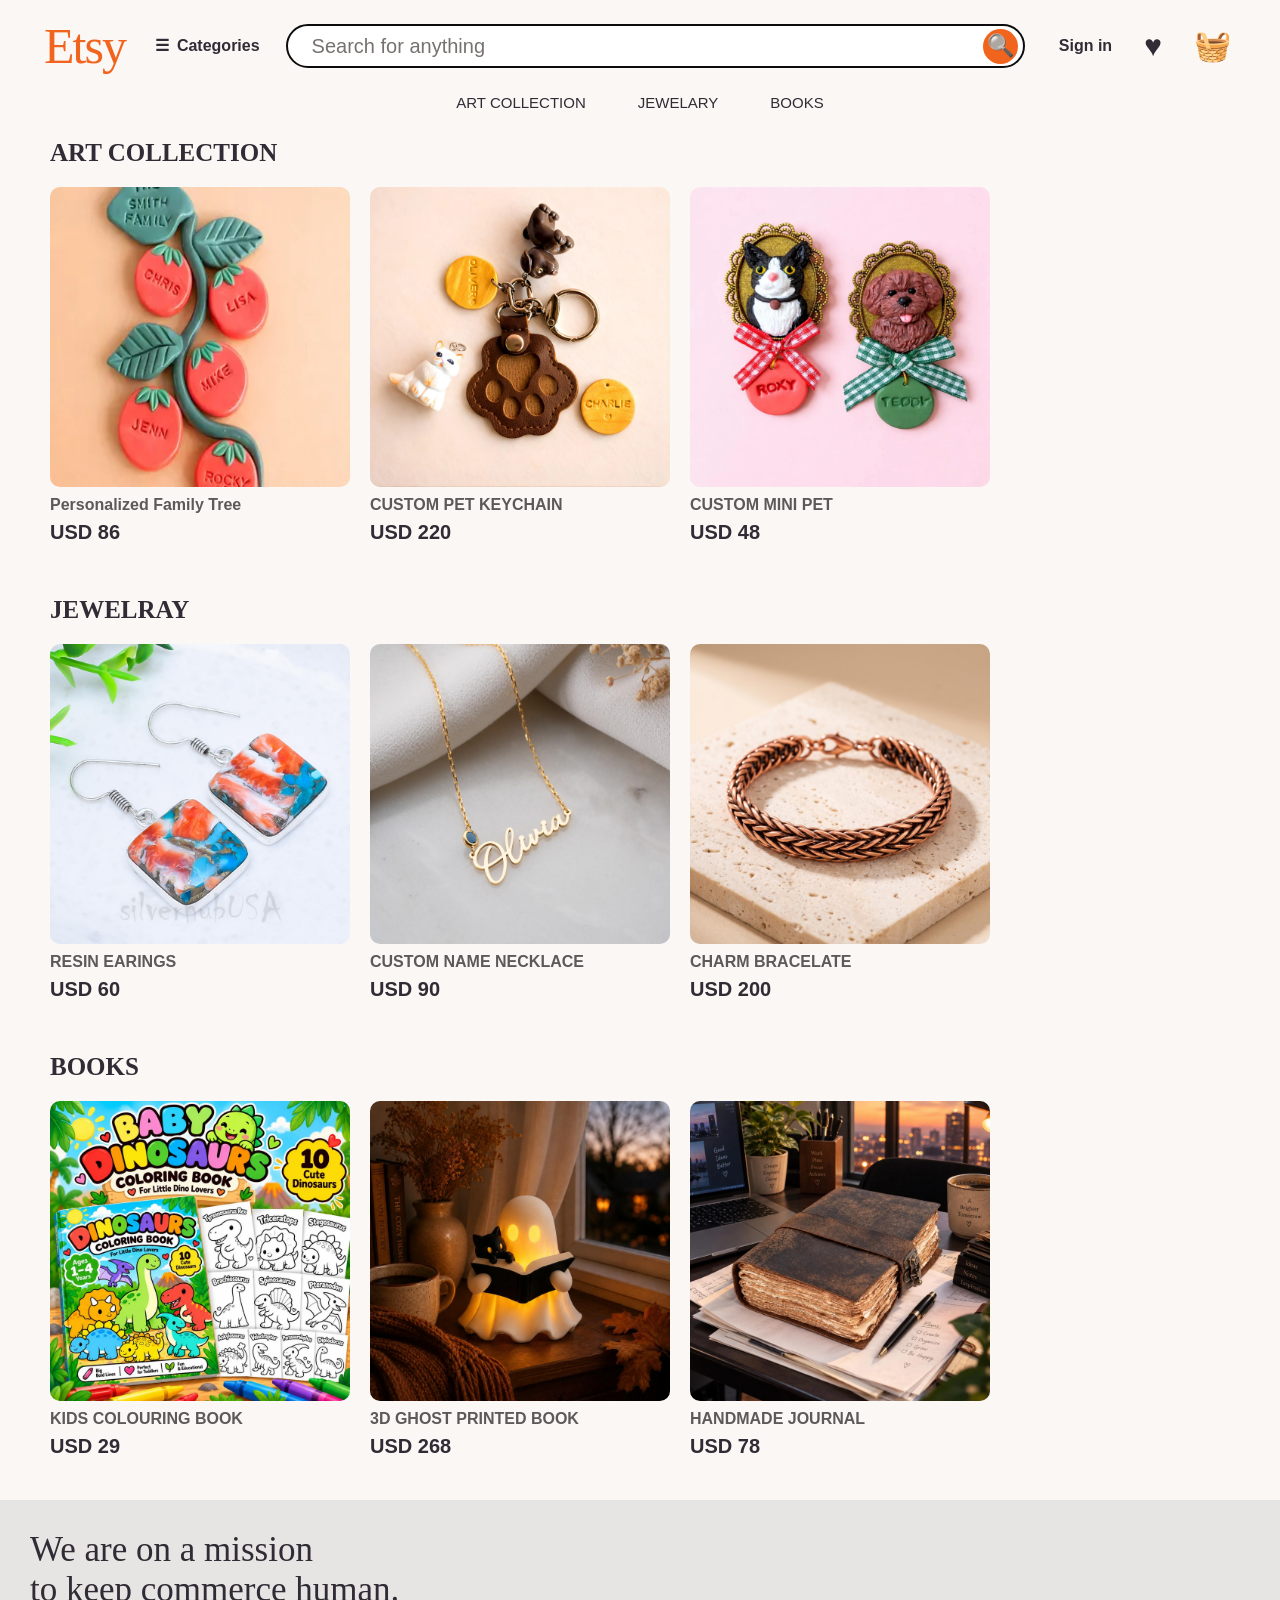
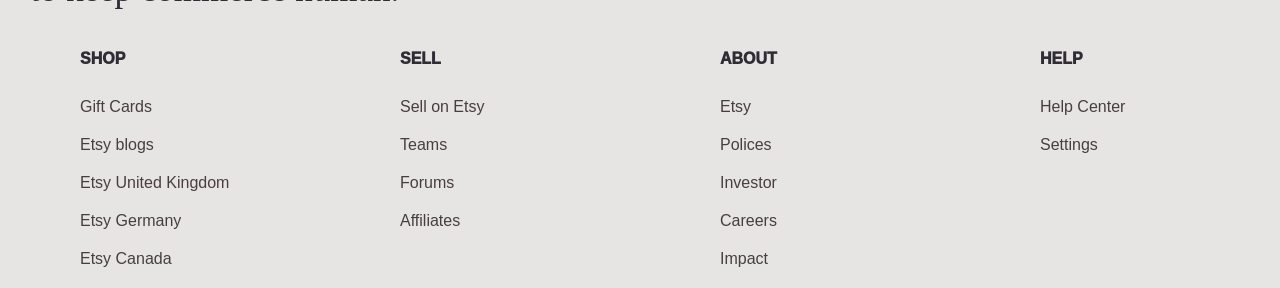
<file: Assignment/index.html>
<!doctype html>
<html lang="en">
  <head>
    <meta charset="UTF-8" />
    <meta name="viewport" content="width=device-width, initial-scale=1.0" />
    <title>WEBSITE "ETSY"</title>
    <link rel="stylesheet" href="style.css">
  </head>
  <body>
   

<header class="site-header">

    <div class="top">

        <h1 class="logo">Etsy</h1>

        <div class="categories">
            <span class="menu-icon">☰</span>
            <span>Categories</span>
        </div>

        <div class="search-bar">
            <input
                type="text"
                placeholder="Search for anything"
            >

            <button type="button" aria-label="Search">
                🔍
            </button>
        </div>

        <div class="user-actions">
            <button type="button">Sign in</button>

            <a href="#favorites"
               aria-label="Favorites"
               class="icon-link">♥</a>

            <a href="#cart"
               aria-label="Shopping bag"
               class="icon-link">🧺</a>
        </div>

    </div>

    <nav>
        <a href="#ART_COLLECTION">ART COLLECTION</a>
        <a href="#JEWELARY">JEWELARY</a>
        <a href="#BOOKS">BOOKS</a>
    </nav>

</header>

<main class="content">
    <div class="sections" id="ART_COLLECTION">
      <h2>ART COLLECTION</h2>
      <div class="box">
      <div class="gallery">
        <img src="art1.webp" alt="img_1" />
        <div class="para">
          <H6>Personalized Family Tree </H6>
           <h4> USD 86</h4>
           
        </div>
      </div>
      <div class="gallery">
        <img src="art3.webp" alt="img_2" />
        <div class="para">
          
           <H6> CUSTOM PET KEYCHAIN </H6>
           <h4> USD 220</h4>
         
        </div>
      </div>
      <div class="gallery">
        <img src="art2.webp" alt="img_3" />
        <div class="para">
           <H6> CUSTOM MINI PET </H6>
           <h4> USD 48</h4>
            
        </div>
      </div>
      </div>
    </div>
     <div class="sections" id="JEWELARY">
      <h2>JEWELRAY</h2>
      <div class="box">
      <div class="gallery">
        <img src="j1.jpg" alt="img_1" />
        <div class="para">
          <H6> RESIN EARINGS </H6>
           <h4> USD 60</h4>
            
             
        </div>
      </div>
      <div class="gallery">
        <img src="j2.avif" alt="img_2" />
        <div class="para">
          <H6> CUSTOM NAME NECKLACE </H6>
           <h4> USD 90</h4>
            
        </div>
      </div>
      <div class="gallery">
        <img src="j3.avif" alt="img_3" />
        <div class="para">
          <H6> CHARM BRACELATE </H6>
           <h4> USD 200</h4>
          
        </div>
      </div>
      </div>
    </div>
     <div class="sections" id="BOOKS">
      <h2>BOOKS</h2>
      <div class="box">
      <div class="gallery">
        <img src="b4.webp" alt="img_1" />
        <div class="para">
          <H6> KIDS COLOURING BOOK </H6>
           <h4> USD 29</h4>
             
        </div>
      </div>
      <div class="gallery">
        <img src="b2.webp" alt="img_2" />
        <div class="para">
          <H6>  3D GHOST PRINTED BOOK</H6>
           <h4> USD 268</h4>
            
        </div>
      </div>
      <div class="gallery">
        <img src="b3.webp" alt="img_3" />
        <div class="para">
          <H6> HANDMADE JOURNAL </H6>
           <h4> USD 78</h4>
            
        </div>
      </div>
      </div>
    </div>
    </main>
    <footer>
      <h>We are on a mission <br> to keep commerce human.</h>
      <div class="container">
        
        <div class="box">
          <h3>SHOP </h3>
          <ul>
            <li>Gift Cards</li>
            <li>Etsy blogs</li>
            <li>Etsy United Kingdom</li>
            <li>Etsy Germany</li>
            <li> Etsy Canada</li>
          </ul>
        </div>
        <div class="box">
          <h3> SELL</h3>
          <ul>
            <li>Sell on Etsy</li>
            
            <li>Teams</li>
            <li>Forums </li>
            <li>Affiliates</li>
          </ul>
        </div>
        <div class="box">
          <h3>ABOUT </h3>
          <ul>
            <li>Etsy</li>
            <li>Polices</li>
            <li>Investor</li>
            <li>Careers</li>
            <li>Impact</li>
          </ul>
        </div>
        <div class="box">
          <h3> HELP</h3>
          <ul>
            <li>Help Center</li>
            <li>Settings</li>
            
          </ul>
        </div>
      </div>
    </footer>
  </body>
</html>
</file>
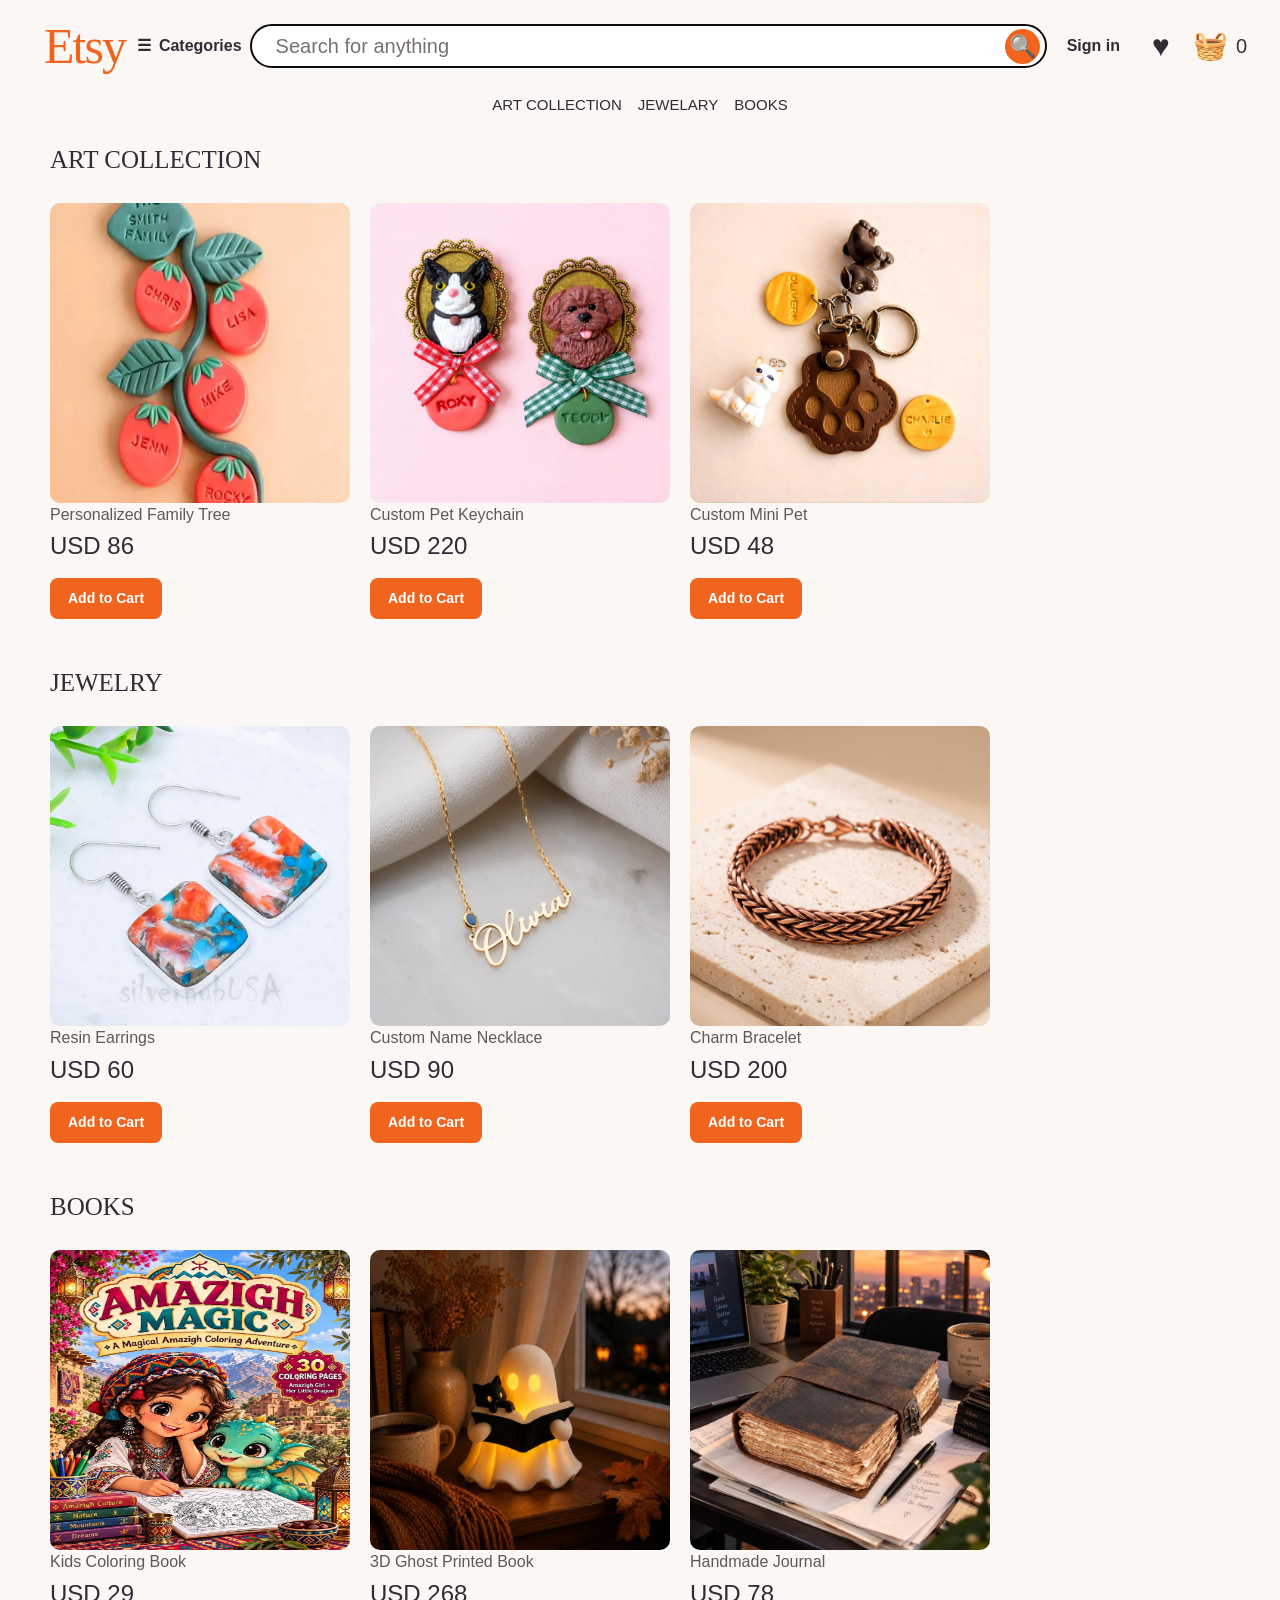
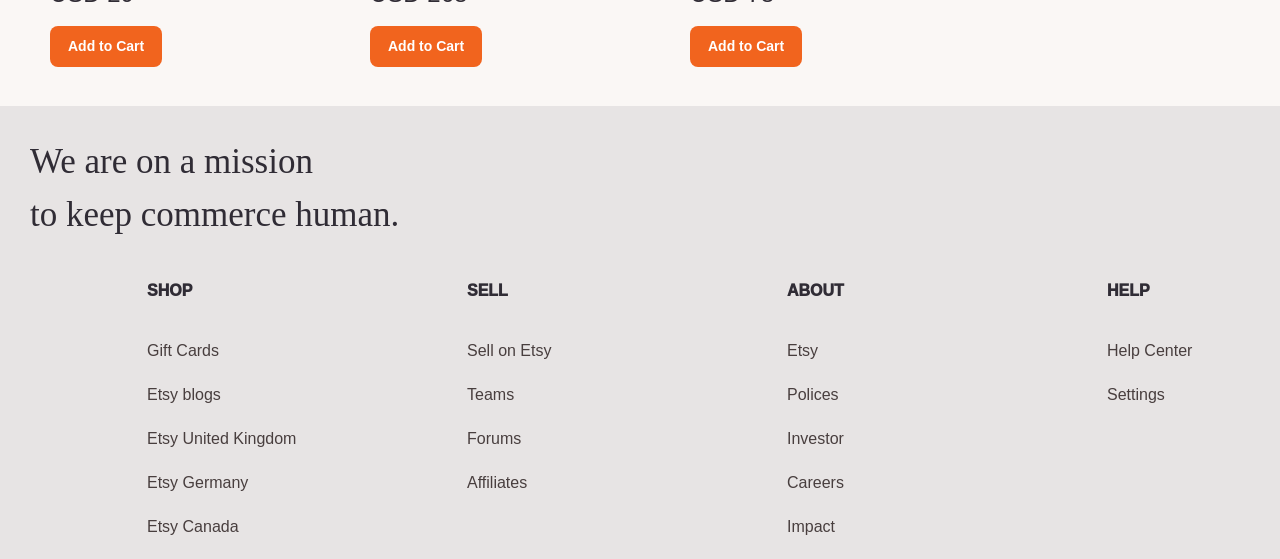
<file: Assignment_3/index.html>
<!doctype html>
<html lang="en">
  <head>
    <meta charset="UTF-8" />
    <meta name="viewport" content="width=device-width, initial-scale=1.0" />
    <title>WEBSITE "ETSY"</title>
    <link
    href="https://cdn.jsdelivr.net/npm/bootstrap@5.3.8/dist/css/bootstrap.min.css"
    rel="stylesheet"
>
    <link rel="stylesheet" href="style.css">
  </head>
  <body>
   


<header class="site-header">

    <div class="container-fluid px-0">

        
        <div class="row align-items-center g-2 etsy-top">

            <!-- Etsy Logo -->
            <div class="col-auto">
                <h1 class="logo">Etsy</h1>
            </div>

            <!-- Categories -->
            <div class="col-auto categories ms-auto ms-md-0">
                <span class="menu-icon">☰</span>
                <span>Categories</span>
            </div>

            
            <div class="col-12 col-md etsy-search-col order-3 order-md-0">

                <div class="search-bar">

                    <input
                        id="searchInput"
                        type="text"
                        placeholder="Search for anything"
                    >

                    <button type="button" aria-label="Search">
                        🔍
                    </button>

                </div>

            </div>

            <!-- User Actions -->
            <div class="col-auto user-actions order-2 order-md-0">

                <button type="button">Sign in</button>

                <a href="#favorites"
                   aria-label="Favorites"
                   class="icon-link">♥</a>

                
                <a href="cart.html" aria-label="Shopping cart" class="icon-link cart-link">
                    <span class="cart-icon">🧺</span>
                    <span id="cartCount">0</span>
                </a>


            </div>

        </div>

        <!-- Bootstrap Navbar -->
        <nav class="navbar navbar-expand p-0 etsy-category-nav">

            <div class="container-fluid px-0">

                <div class="navbar-nav flex-row flex-wrap justify-content-center w-100">

                    <a class="nav-link" href="#ART_COLLECTION">
                        ART COLLECTION
                    </a>

                    <a class="nav-link" href="#JEWELARY">
                        JEWELARY
                    </a>

                    <a class="nav-link" href="#BOOKS">
                        BOOKS
                    </a>

                </div>

            </div>

        </nav>

    </div>

</header>



<main class="content">
    <div class="sections" id="ART_COLLECTION">

        <h2>ART COLLECTION</h2>

        <div class="box" id="artProducts">

        </div>

    </div>
    <div class="sections" id="JEWELARY">

        <h2>JEWELRY</h2>

        <div class="box" id="jewelryProducts">

        </div>

    </div>
    <div class="sections" id="BOOKS">

        <h2>BOOKS</h2>

        <div class="box" id="bookProducts">

        </div>

    </div>

</main>


    <footer>
      <h>We are on a mission <br> to keep commerce human.</h>
      <div class="container">
        
        <div class="box">
          <h3>SHOP </h3>
          <ul>
            <li>Gift Cards</li>
            <li>Etsy blogs</li>
            <li>Etsy United Kingdom</li>
            <li>Etsy Germany</li>
            <li> Etsy Canada</li>
          </ul>
        </div>
        <div class="box">
          <h3> SELL</h3>
          <ul>
            <li>Sell on Etsy</li>
            
            <li>Teams</li>
            <li>Forums </li>
            <li>Affiliates</li>
          </ul>
        </div>
        <div class="box">
          <h3>ABOUT </h3>
          <ul>
            <li>Etsy</li>
            <li>Polices</li>
            <li>Investor</li>
            <li>Careers</li>
            <li>Impact</li>
          </ul>
        </div>
        <div class="box">
          <h3> HELP</h3>
          <ul>
            <li>Help Center</li>
            <li>Settings</li>
            
          </ul>
        </div>
      </div>
    </footer>
    <script src="script.js"></script>
  </body>
</html>
</file>
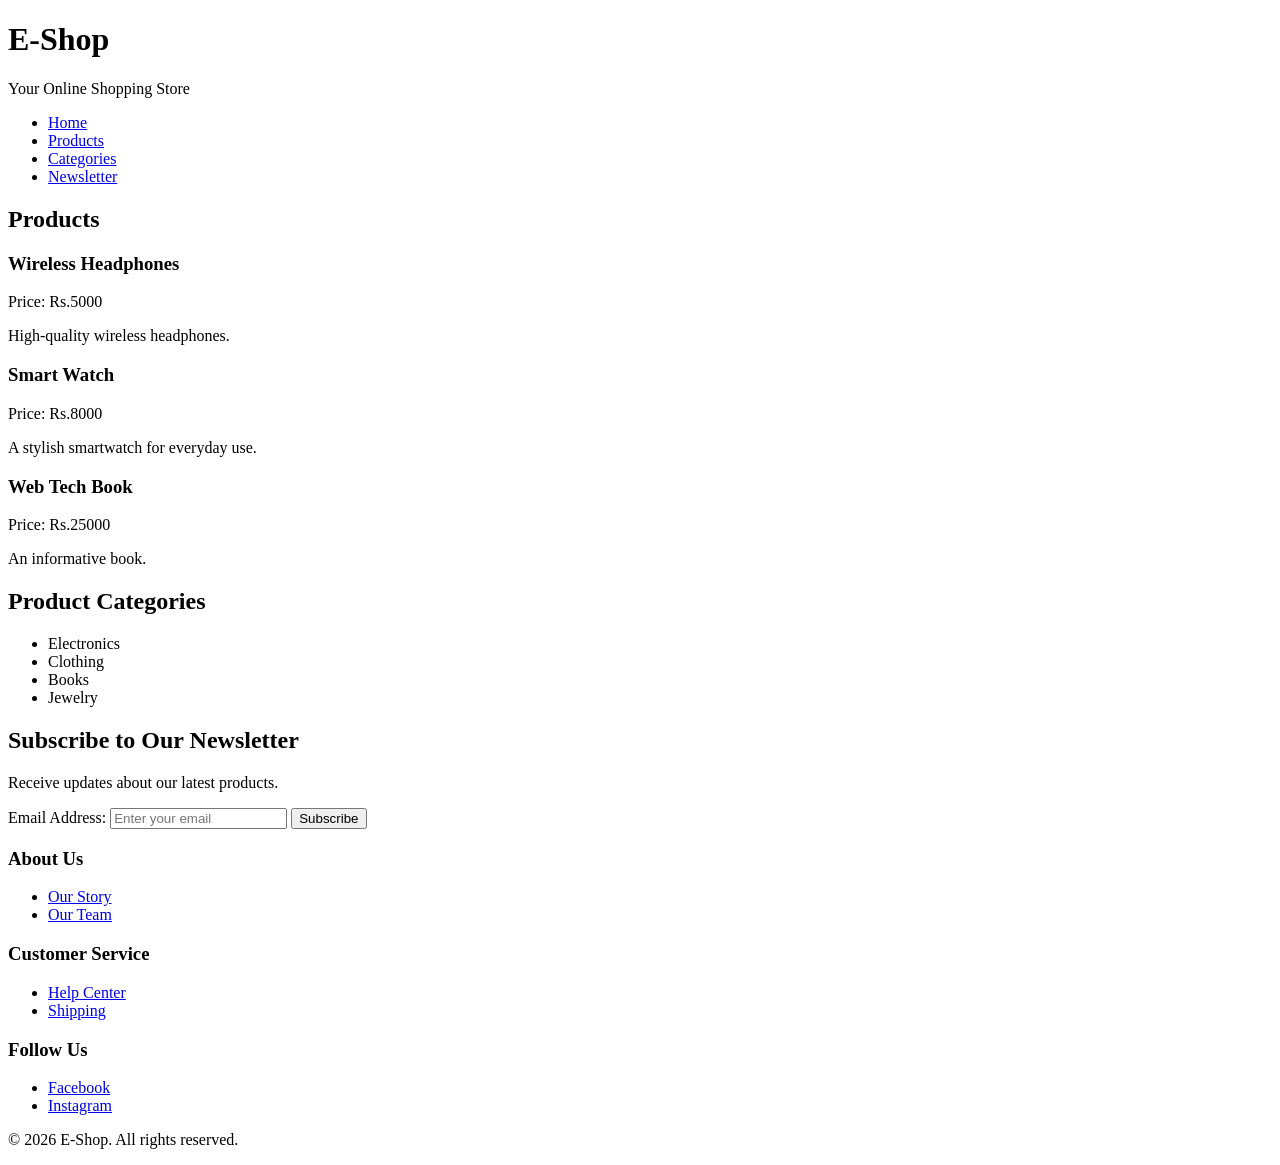
<file: LAB_TASK_1/index.html>
<!DOCTYPE html>

<head>
    
    <title>E-Shop Homepage</title>
</head>
<body>
    <header>
        <h1>E-Shop</h1>
        <p>Your Online Shopping Store</p>

       
        <nav>
            <ul>
                <li><a href="#home">Home</a></li>
                <li><a href="#products">Products</a></li>
                <li><a href="#categories">Categories</a></li>
                <li><a href="#newsletter">Newsletter</a></li>
            </ul>
        </nav>
    </header>

   
    <main id="home">

        
        <section id="products">
            <h2> Products</h2>

            <article>
                <h3>Wireless Headphones</h3>
                <p>Price: Rs.5000</p>
                <p>High-quality wireless headphones.</p>
            </article>

            <article>
                <h3>Smart Watch</h3>
                <p>Price:  Rs.8000</p>
                <p>A stylish smartwatch for everyday use.</p>
            </article>

            <article>
                <h3>Web Tech Book</h3>
                <p>Price: Rs.25000</p>
                <p>An informative book.</p>
            </article>
        </section>

        
        <section id="categories">
            <h2>Product Categories</h2>
            <ul>
                <li>Electronics</li>
                <li>Clothing</li>
                <li>Books</li>
                <li>Jewelry</li>
            </ul>
        </section>

        
        <section id="newsletter">
            <h2>Subscribe to Our Newsletter</h2>
            <p>Receive updates about our latest products.</p>

            <form  method="post">
                <label for="email">Email Address:</label>
                <input type="email" id="email" name="email"
                    placeholder="Enter your email" required>
                <button type="submit">Subscribe</button>
            </form>
        </section>

    </main>

   
    <footer>
        <div>
            <h3>About Us</h3>
            <ul>
                <li><a href="#about">Our Story</a></li>
                <li><a href="#team">Our Team</a></li>
            </ul>
        </div>

        <div>
            <h3>Customer Service</h3>
            <ul>
                <li><a href="#help">Help Center</a></li>
                <li><a href="#shipping">Shipping</a></li>
            </ul>
        </div>

        <div>
            <h3>Follow Us</h3>
            <ul>
                <li><a href="#facebook">Facebook</a></li>
                <li><a href="#instagram">Instagram</a></li>
            </ul>
        </div>

        <p>&copy; 2026 E-Shop. All rights reserved.</p>
    </footer>

</body>
</html>
</file>
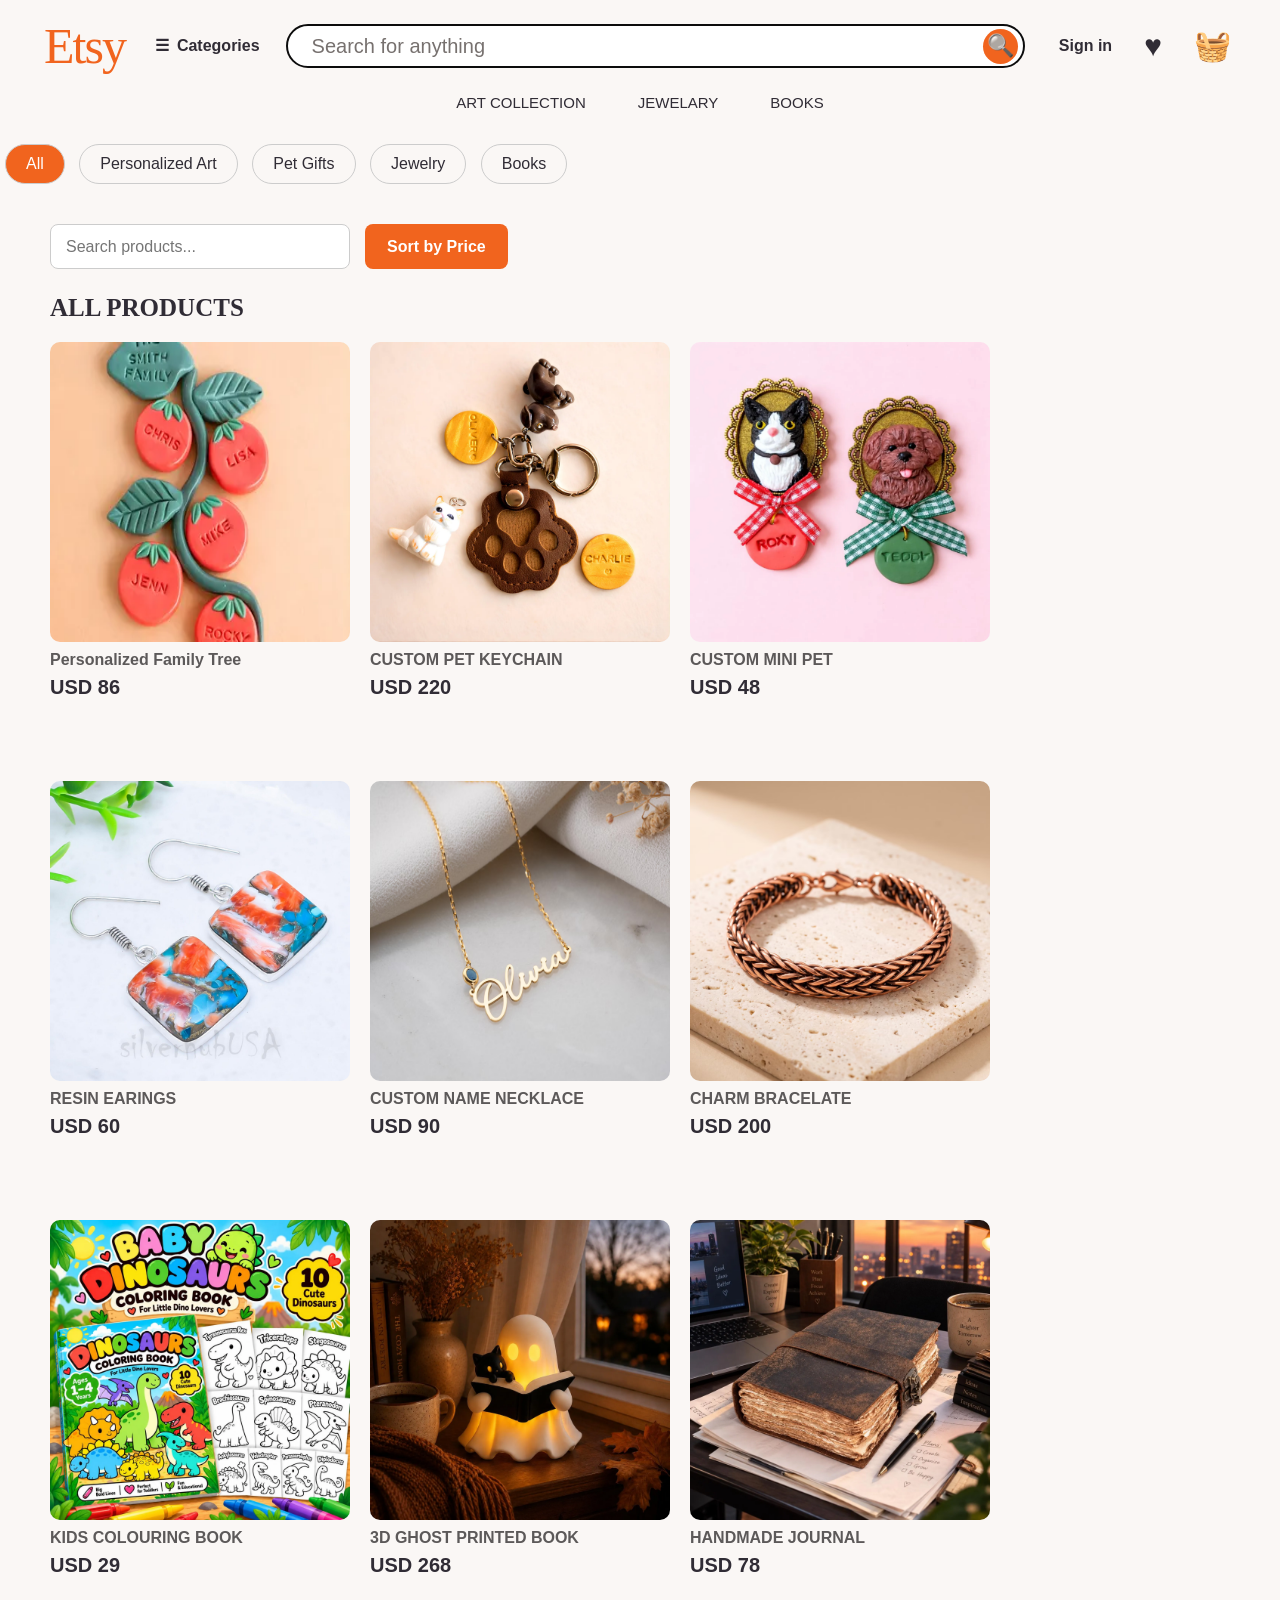
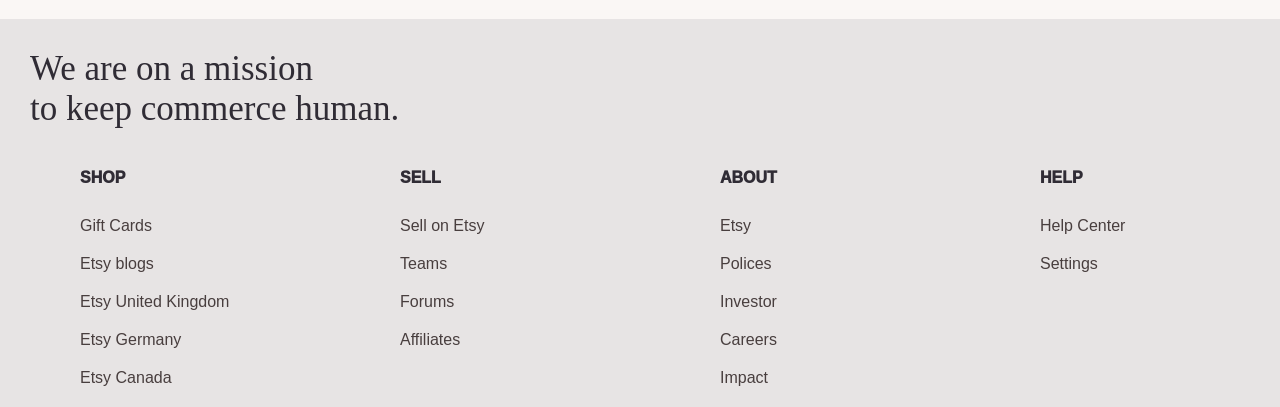
<file: midterm/index.html>
<!doctype html>
<html lang="en">
  <head>
    <meta charset="UTF-8" />
    <meta name="viewport" content="width=device-width, initial-scale=1.0" />
    <title>WEBSITE "ETSY"</title>
    <link rel="stylesheet" href="style.css">
  </head>
  <body>
   

<header class="site-header">

    <div class="top">

        <h1 class="logo">Etsy</h1>

        <div class="categories">
            <span class="menu-icon">☰</span>
            <span>Categories</span>
        </div>

        <div class="search-bar">
            <input
                type="text"
                placeholder="Search for anything"
            >

            <button type="button" aria-label="Search">
                🔍
            </button>
        </div>

        <div class="user-actions">
            <button type="button">Sign in</button>

            <a href="#favorites"
               aria-label="Favorites"
               class="icon-link">♥</a>

            <a href="#cart"
               aria-label="Shopping bag"
               class="icon-link">🧺</a>
        </div>

    </div>

    <nav>
        <a href="#ART_COLLECTION">ART COLLECTION</a>
        <a href="#JEWELARY">JEWELARY</a>
        <a href="#BOOKS">BOOKS</a>
    </nav>

</header>


<main class="content">
 
    <!-- Category Filters -->
    <input type="radio" name="category" id="filter-all" checked>
    <label for="filter-all">All</label>

    <input type="radio" name="category" id="filter-art">
    <label for="filter-art">Personalized Art</label>

    <input type="radio" name="category" id="filter-pet">
    <label for="filter-pet">Pet Gifts</label>

    <input type="radio" name="category" id="filter-jewelry">
    <label for="filter-jewelry">Jewelry</label>

    <input type="radio" name="category" id="filter-books">
    <label for="filter-books">Books</label>

   

    <!-- Search and Sort -->
    <div class="search-controls">
        <input
            type="text"
            id="searchInput"
            placeholder="Search products..."
        >

        <button type="button" id="sortBtn">
            Sort by Price
        </button>
    </div>

    <!-- No Products Message -->
    <p id="noProducts" style="display: none;">
        No products found
    </p>


    <!-- All Products -->
    <div class="sections">
        <h2>ALL PRODUCTS</h2>

        <div class="box" id="productGrid">

            <!-- ART COLLECTION -->

            <div class="gallery cat-art">
                <img src="art1.webp" alt="img_1">
                <div class="para">
                    <h6>Personalized Family Tree</h6>
                    <h4>USD 86</h4>
                </div>
            </div>

            <div class="gallery cat-pet">
                <img src="art3.webp" alt="img_2">
                <div class="para">
                    <h6>CUSTOM PET KEYCHAIN</h6>
                    <h4>USD 220</h4>
                </div>
            </div>

            <div class="gallery cat-pet">
                <img src="art2.webp" alt="img_3">
                <div class="para">
                    <h6>CUSTOM MINI PET</h6>
                    <h4>USD 48</h4>
                </div>
            </div>


            <!-- JEWELRY -->

            <div class="gallery cat-jewelry">
                <img src="j1.jpg" alt="img_1">
                <div class="para">
                    <h6>RESIN EARINGS</h6>
                    <h4>USD 60</h4>
                </div>
            </div>

            <div class="gallery cat-jewelry">
                <img src="j2.avif" alt="img_2">
                <div class="para">
                    <h6>CUSTOM NAME NECKLACE</h6>
                    <h4>USD 90</h4>
                </div>
            </div>

            <div class="gallery cat-jewelry">
                <img src="j3.avif" alt="img_3">
                <div class="para">
                    <h6>CHARM BRACELATE</h6>
                    <h4>USD 200</h4>
                </div>
            </div>


            <!-- BOOKS -->

            <div class="gallery cat-books">
                <img src="b4.webp" alt="img_1">
                <div class="para">
                    <h6>KIDS COLOURING BOOK</h6>
                    <h4>USD 29</h4>
                </div>
            </div>

            <div class="gallery cat-books">
                <img src="b2.webp" alt="img_2">
                <div class="para">
                    <h6>3D GHOST PRINTED BOOK</h6>
                    <h4>USD 268</h4>
                </div>
            </div>

            <div class="gallery cat-books">
                <img src="b3.webp" alt="img_3">
                <div class="para">
                    <h6>HANDMADE JOURNAL</h6>
                    <h4>USD 78</h4>
                </div>
            </div>

        </div>
    </div>

</main>

    <footer>
      <h>We are on a mission <br> to keep commerce human.</h>
      <div class="container">
        
        <div class="box">
          <h3>SHOP </h3>
          <ul>
            <li>Gift Cards</li>
            <li>Etsy blogs</li>
            <li>Etsy United Kingdom</li>
            <li>Etsy Germany</li>
            <li> Etsy Canada</li>
          </ul>
        </div>
        <div class="box">
          <h3> SELL</h3>
          <ul>
            <li>Sell on Etsy</li>
            
            <li>Teams</li>
            <li>Forums </li>
            <li>Affiliates</li>
          </ul>
        </div>
        <div class="box">
          <h3>ABOUT </h3>
          <ul>
            <li>Etsy</li>
            <li>Polices</li>
            <li>Investor</li>
            <li>Careers</li>
            <li>Impact</li>
          </ul>
        </div>
        <div class="box">
          <h3> HELP</h3>
          <ul>
            <li>Help Center</li>
            <li>Settings</li>
            
          </ul>
        </div>
      </div>
    </footer>
    <script src="script.js"></script>
</body>
  </body>
</html>
</file>
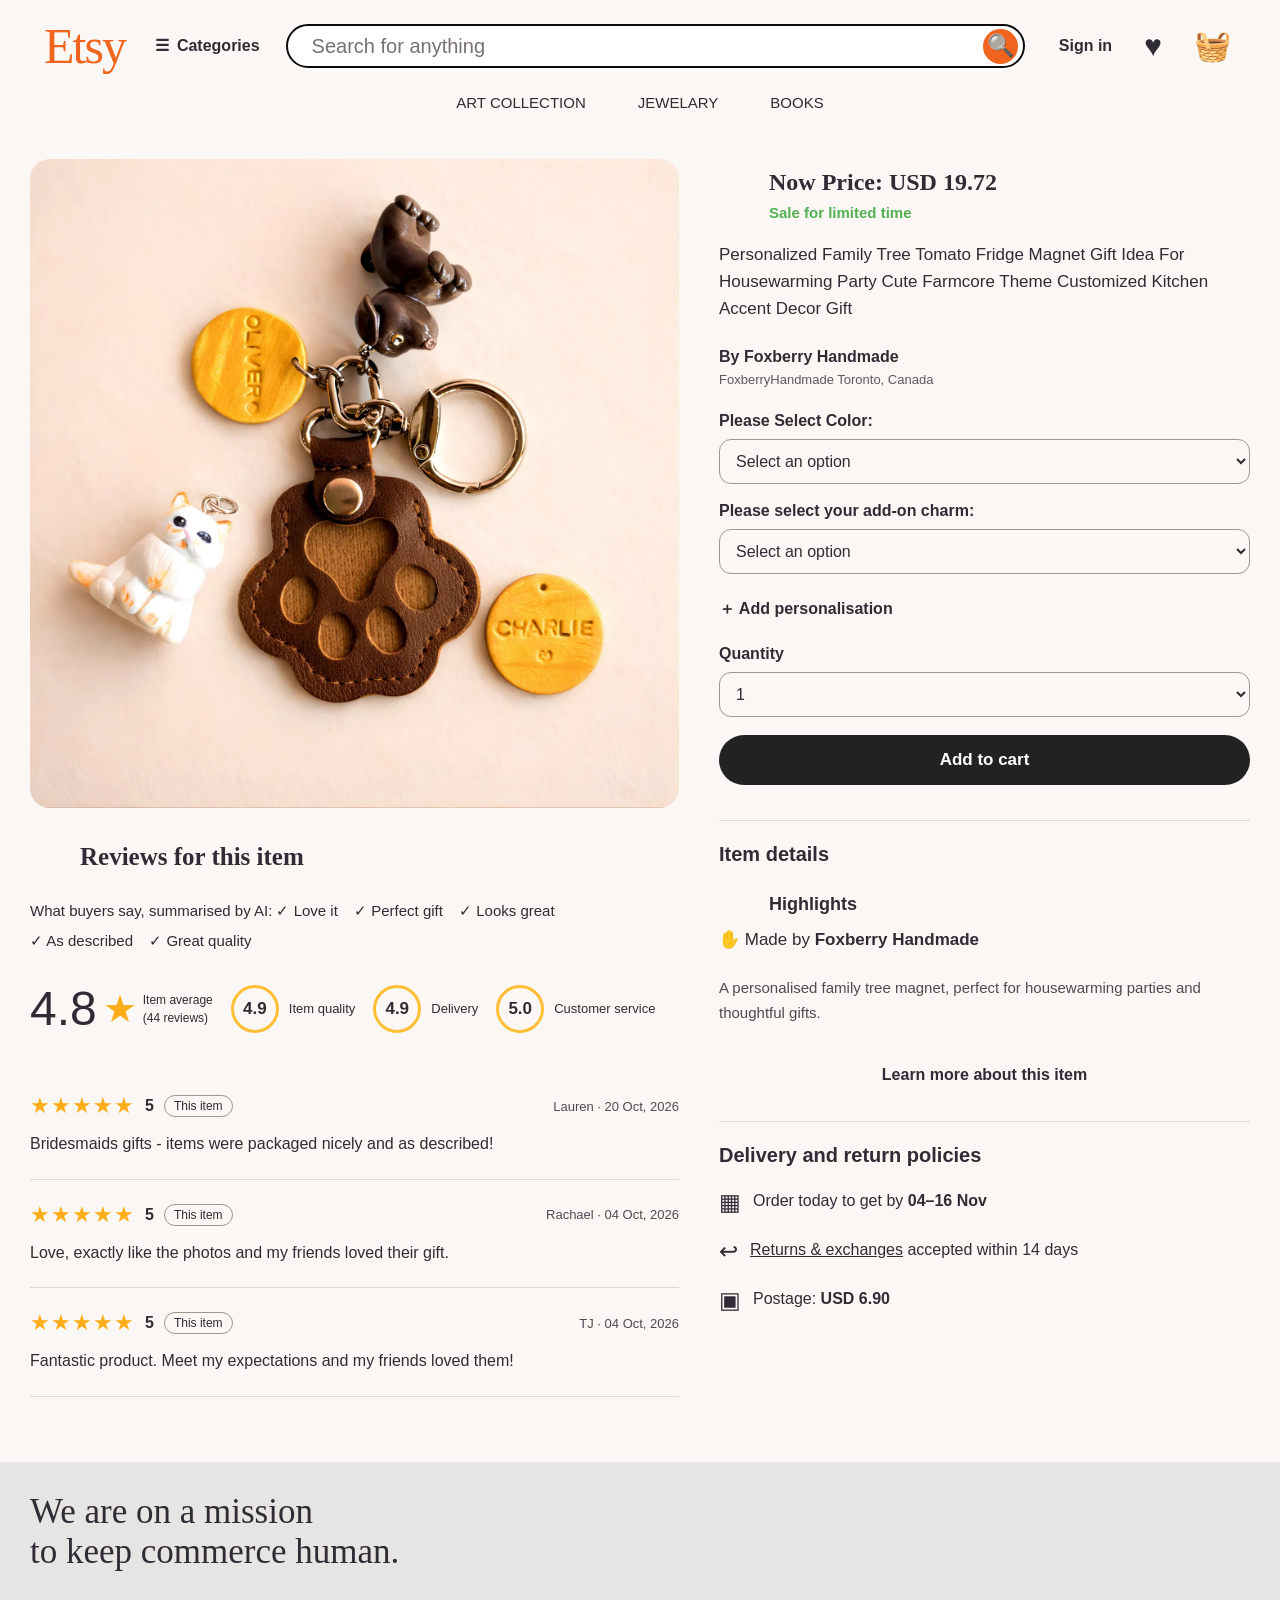
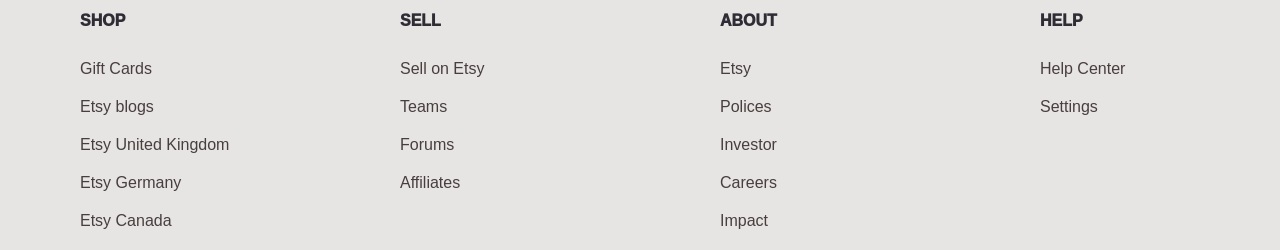
<file: Assignment/product.html>
<!DOCTYPE html>
<html lang="en">
<head>
    <meta charset="UTF-8">
    <meta name="viewport" content="width=device-width, initial-scale=1.0">
    <title>Product</title>
      <link rel="stylesheet" href="style.css">
</head>
<body>
   <header class="site-header">

    <div class="top">

        <h1 class="logo">Etsy</h1>

        <div class="categories">
            <span class="menu-icon">☰</span>
            <span>Categories</span>
        </div>

        <div class="search-bar">
            <input
                type="text"
                placeholder="Search for anything"
            >

            <button type="button" aria-label="Search">
                🔍
            </button>
        </div>

        <div class="user-actions">
            <button type="button">Sign in</button>

            <a href="#favorites"
               aria-label="Favorites"
               class="icon-link">♥</a>

            <a href="#cart"
               aria-label="Shopping bag"
               class="icon-link">🧺</a>
        </div>

    </div>

    <nav>
        <a href="#ART_COLLECTION">ART COLLECTION</a>
        <a href="#JEWELARY">JEWELARY</a>
        <a href="#BOOKS">BOOKS</a>
    </nav>

</header>

  
<main>
    <div class="prod">

        
        <div class="pro1">

            <img src="art3.webp" alt="Personalized family tree magnet">

           
            <section class="reviews">

                <h2>Reviews for this item</h2>

                <p class="review-summary">
                    What buyers say, summarised by AI:
                    <span>✓ Love it</span>
                    <span>✓ Perfect gift</span>
                    <span>✓ Looks great</span>
                    <span>✓ As described</span>
                    <span>✓ Great quality</span>
                </p>

                <div class="rating-overview">
                    <div class="overall-rating">
                        <strong>4.8</strong>
                        <span class="big-star">★</span>
                        <small>Item average<br>(44 reviews)</small>
                    </div>

                    <div class="rating-score">
                        <strong>4.9</strong>
                        <span>Item quality</span>
                    </div>

                    <div class="rating-score">
                        <strong>4.9</strong>
                        <span>Delivery</span>
                    </div>

                    <div class="rating-score">
                        <strong>5.0</strong>
                        <span>Customer service</span>
                    </div>
                </div>

                <div class="review-list">

                    <article class="review">
                        <div class="review-heading">
                            <span class="stars">★★★★★</span>
                            <strong>5</strong>
                            <span class="this-item">This item</span>
                            <span class="reviewer">Lauren · 20 Oct, 2026</span>
                        </div>

                        <p>
                            Bridesmaids gifts - items were packaged
                            nicely and as described!
                        </p>
                    </article>

                    <article class="review">
                        <div class="review-heading">
                            <span class="stars">★★★★★</span>
                            <strong>5</strong>
                            <span class="this-item">This item</span>
                            <span class="reviewer">Rachael · 04 Oct, 2026</span>
                        </div>

                        <p>
                            Love, exactly like the photos and my
                            friends loved their gift.
                        </p>
                    </article>

                    <article class="review">
                        <div class="review-heading">
                            <span class="stars">★★★★★</span>
                            <strong>5</strong>
                            <span class="this-item">This item</span>
                            <span class="reviewer">TJ · 04 Oct, 2026</span>
                        </div>

                        <p>
                            Fantastic product. Meet my expectations
                            and my friends loved them!
                        </p>
                    </article>

                </div>
            </section>
        </div>


        
        <div class="pro2">

            <h2>Now Price: USD 19.72</h2>
            <h3>Sale for limited time</h3>

            <p class="product-description">
                Personalized Family Tree Tomato Fridge Magnet Gift Idea
                For Housewarming Party Cute Farmcore Theme Customized
                Kitchen Accent Decor Gift
            </p>

            <div class="pro3">
                <h5>By Foxberry Handmade</h5>
                <h6>FoxberryHandmade Toronto, Canada</h6>

                <div class="order-form">

                    <label for="color">Please Select Color:</label>
                    <select id="color" name="color" required>
                        <option value="" selected disabled>
                            Select an option
                        </option>
                        <option value="pink">Pink</option>
                        <option value="black">Black</option>
                        <option value="white">White</option>
                        <option value="blue">Blue</option>
                    </select>

                    <label for="charm">
                        Please select your add-on charm:
                    </label>
                    <select id="charm" name="charm" required>
                        <option value="" selected disabled>
                            Select an option
                        </option>
                        <option value="heart">Heart</option>
                        <option value="star">Star</option>
                        <option value="flower">Flower</option>
                        <option value="butterfly">Butterfly</option>
                    </select>

                    <details class="person">
                        <summary>＋ Add personalisation</summary>

                        <label for="personal-text">Enter your text:</label>
                        <input
                            type="text"
                            id="personal-text"
                            name="personal-text"
                            placeholder="Enter your name or message"
                        >
                    </details>

                    <label for="quantity">Quantity</label>
                    <select id="quantity" name="quantity">
                        <option value="1" selected>1</option>
                        <option value="2">2</option>
                        <option value="3">3</option>
                        <option value="4">4</option>
                        <option value="5">5</option>
                    </select>

                    <button type="button" class="basket-button">
                        Add to cart
                    </button>

                </div>
            </div>

            <!-- Item details beneath Add to cart -->
            <section class="product-info-panels">

                <details open>
                    <summary>Item details</summary>

                    <h3>Highlights</h3>

                    <p class="highlight">
                        ✋ Made by <strong>Foxberry Handmade</strong>
                    </p>

                    <p class="panel-description">
                        A personalised family tree magnet, perfect
                        for housewarming parties and thoughtful gifts.
                    </p>

                    <a href="#item-details" class="learn-more">
                        Learn more about this item
                    </a>
                </details>

                <details open>
                    <summary>Delivery and return policies</summary>

                    <div class="policy-item">
                        <span>▦</span>
                        <p>Order today to get by <strong>04–16 Nov</strong></p>
                    </div>

                    <div class="policy-item">
                        <span>↩</span>
                        <p>
                            <u>Returns & exchanges</u> accepted within 14 days
                        </p>
                    </div>

                    <div class="policy-item">
                        <span>▣</span>
                        <p>Postage: <strong>USD 6.90</strong></p>
                    </div>
                </details>

            </section>

        </div>
    </div>
</main>

     <footer>
      <h>We are on a mission <br> to keep commerce human.</h>
      <div class="container">
        
        <div class="box">
          <h3>SHOP </h3>
          <ul>
            <li>Gift Cards</li>
            <li>Etsy blogs</li>
            <li>Etsy United Kingdom</li>
            <li>Etsy Germany</li>
            <li> Etsy Canada</li>
          </ul>
        </div>
        <div class="box">
          <h3> SELL</h3>
          <ul>
            <li>Sell on Etsy</li>
            
            <li>Teams</li>
            <li>Forums </li>
            <li>Affiliates</li>
          </ul>
        </div>
        <div class="box">
          <h3>ABOUT </h3>
          <ul>
            <li>Etsy</li>
            <li>Polices</li>
            <li>Investor</li>
            <li>Careers</li>
            <li>Impact</li>
          </ul>
        </div>
        <div class="box">
          <h3> HELP</h3>
          <ul>
            <li>Help Center</li>
            <li>Settings</li>
            
          </ul>
        </div>
      </div>
    </footer>
</body>
</html>
</file>
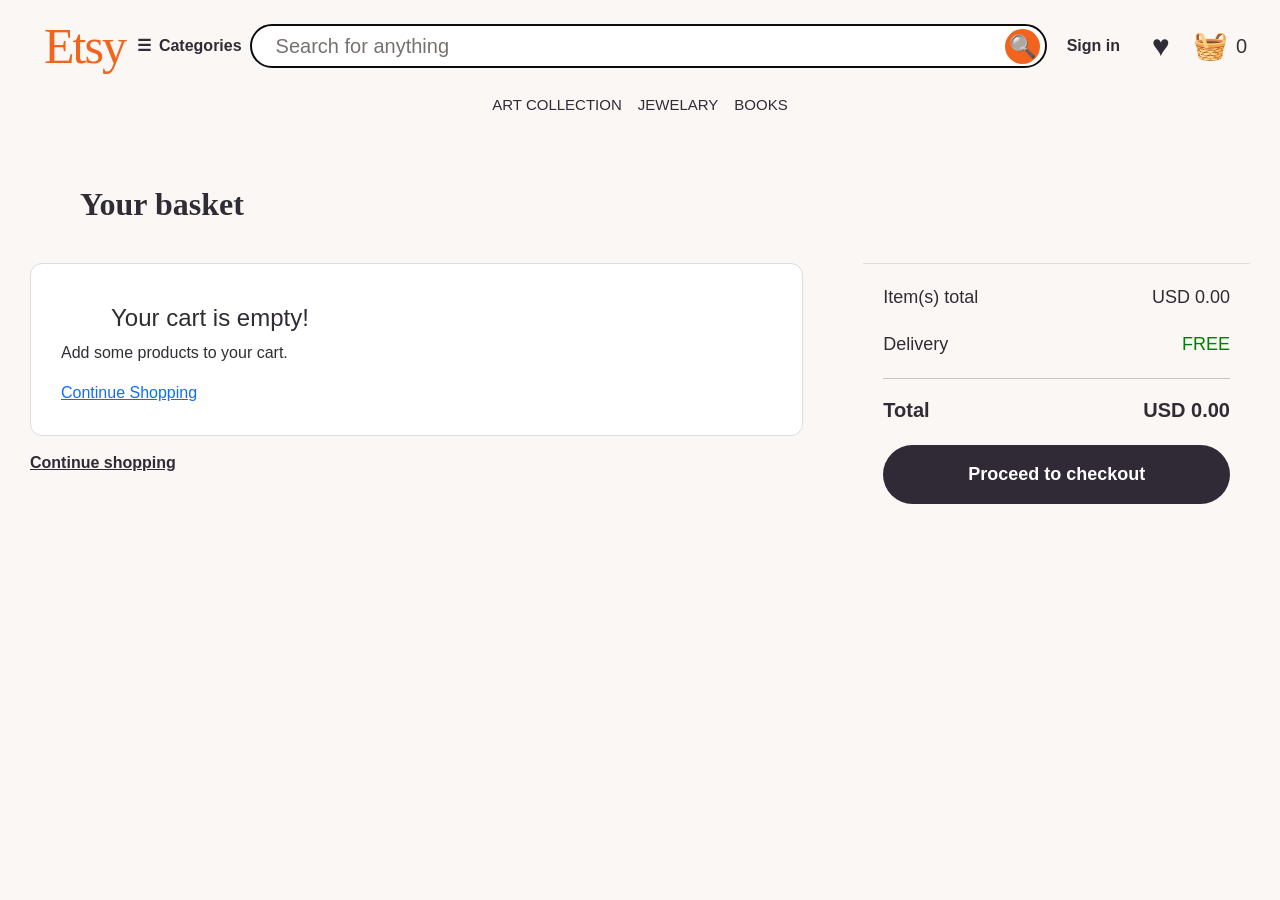
<file: Assignment_3/cart.html>
<!DOCTYPE html>
<html lang="en">

<head>
    <meta charset="UTF-8">
    <meta name="viewport" content="width=device-width, initial-scale=1.0">

    <title>Shopping Cart</title>
    <link
    href="https://cdn.jsdelivr.net/npm/bootstrap@5.3.3/dist/css/bootstrap.min.css"
    rel="stylesheet"
>

    <link rel="stylesheet" href="style.css">
</head>

<body>

    
   <header class="site-header">

    <div class="container-fluid px-0">

        
        <div class="row align-items-center g-2 etsy-top">

            <!-- Etsy Logo -->
            <div class="col-auto">
                <h1 class="logo">Etsy</h1>
            </div>

            <!-- Categories -->
            <div class="col-auto categories ms-auto ms-md-0">
                <span class="menu-icon">☰</span>
                <span>Categories</span>
            </div>

            
            <div class="col-12 col-md etsy-search-col order-3 order-md-0">

                <div class="search-bar">

                    <input
                        id="searchInput"
                        type="text"
                        placeholder="Search for anything"
                    >

                    <button type="button" aria-label="Search">
                        🔍
                    </button>

                </div>

            </div>

            <!-- User Actions -->
            <div class="col-auto user-actions order-2 order-md-0">

                <button type="button">Sign in</button>

                <a href="#favorites"
                   aria-label="Favorites"
                   class="icon-link">♥</a>

                
                <a href="cart.html" aria-label="Shopping cart" class="icon-link cart-link">
                    <span class="cart-icon">🧺</span>
                    <span id="cartCount">0</span>
                </a>


            </div>

        </div>

        <!-- Bootstrap Navbar -->
        <nav class="navbar navbar-expand p-0 etsy-category-nav">

            <div class="container-fluid px-0">

                <div class="navbar-nav flex-row flex-wrap justify-content-center w-100">

                    <a class="nav-link" href="#ART_COLLECTION">
                        ART COLLECTION
                    </a>

                    <a class="nav-link" href="#JEWELARY">
                        JEWELARY
                    </a>

                    <a class="nav-link" href="#BOOKS">
                        BOOKS
                    </a>

                </div>

            </div>

        </nav>

    </div>

</header>


   
    
<main class="cart-page">

    <h2 class="cart-heading">Your basket</h2>

    <div class="cart-layout">

        <!-- Left side: Cart products -->
        <section class="cart-products">

            <div id="cartItems"></div>

        <a href="index.html" class="continue-shopping">
            Continue shopping
        </a>

        </section>


        <!-- Right side: Order summary -->
        <aside class="cart-summary">

            <div class="summary-row">
                <span>Item(s) total</span>

                <span>
                    USD <span id="cartTotal">0.00</span>
                </span>
            </div>

            <div class="summary-row">
                <span>Delivery</span>
                <span class="free-delivery">FREE</span>
            </div>

            <hr>

            <div class="summary-row summary-total">
                <span>Total</span>

                <span>
                    USD <span id="cartTotalCopy">0.00</span>
                </span>
            </div>

            <button type="button" id="checkoutBtn">
                Proceed to checkout
            </button>

        </aside>

    </div>

<!-- Checkout Form -->
<form id="checkoutForm" class="checkout-form" hidden novalidate>

    <h2>Checkout</h2>

    <!-- Name -->
    <div class="checkout-field">

        <label for="customerName">Full Name</label>

        <input
            type="text"
            id="customerName"
            placeholder="Enter your full name"
        >

        <small class="form-error" id="nameError"></small>

    </div>


    <!-- Email -->
    <div class="checkout-field">

        <label for="customerEmail">Email Address</label>

        <input
            type="text"
            id="customerEmail"
            placeholder="example@gmail.com"
        >

        <small class="form-error" id="emailError"></small>

    </div>


    <!-- Phone -->
    <div class="checkout-field">

        <label for="customerPhone">Phone Number</label>

        <input
            type="text"
            id="customerPhone"
            placeholder="+923001234567"
        >

        <small class="form-error" id="phoneError"></small>

    </div>


    <!-- Address -->
    <div class="checkout-field">

        <label for="customerAddress">Delivery Address</label>

        <textarea
            id="customerAddress"
            placeholder="Enter your complete address"
            rows="4"
        ></textarea>

        <small class="form-error" id="addressError"></small>

    </div>


    <button type="submit" class="place-order-btn">
        Place Order
    </button>

    <p id="checkoutMessage"></p>

</form>

</main>
<script src="script.js"></script>
</body>
</html>
</file>
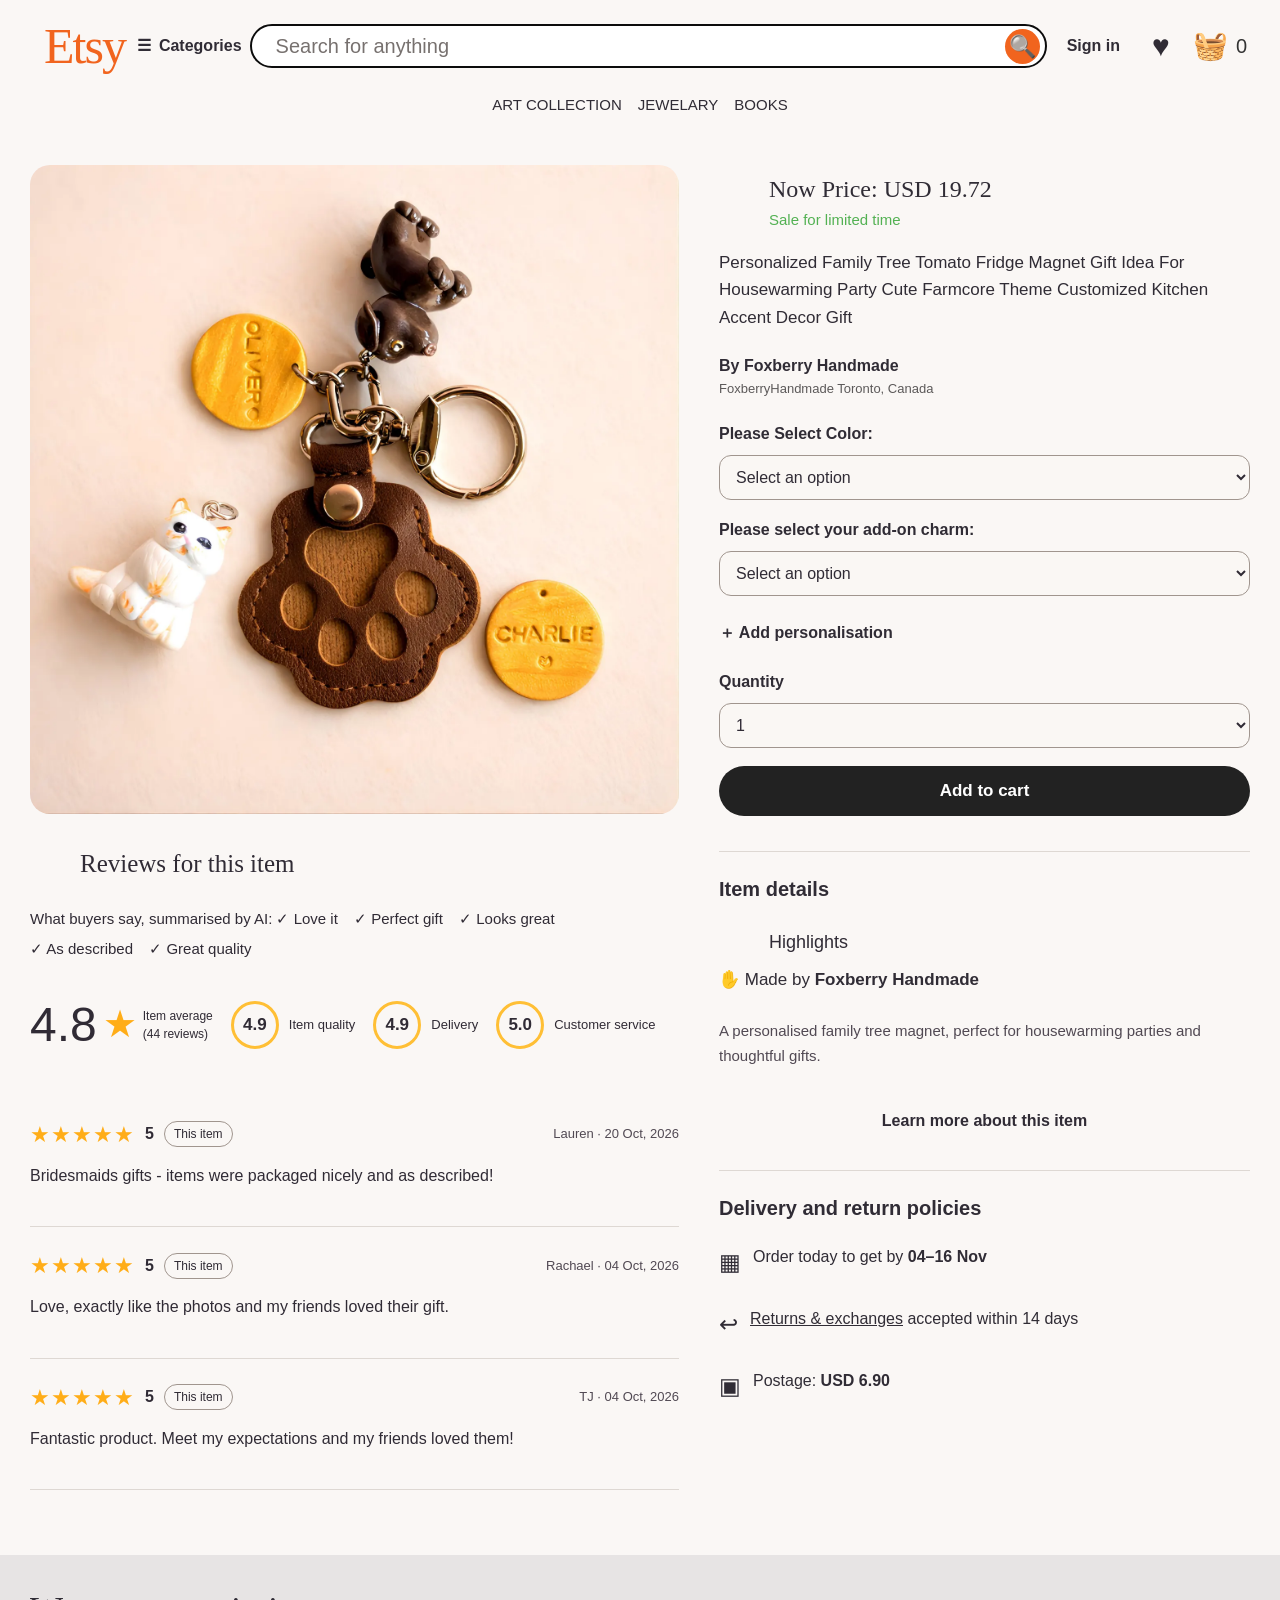
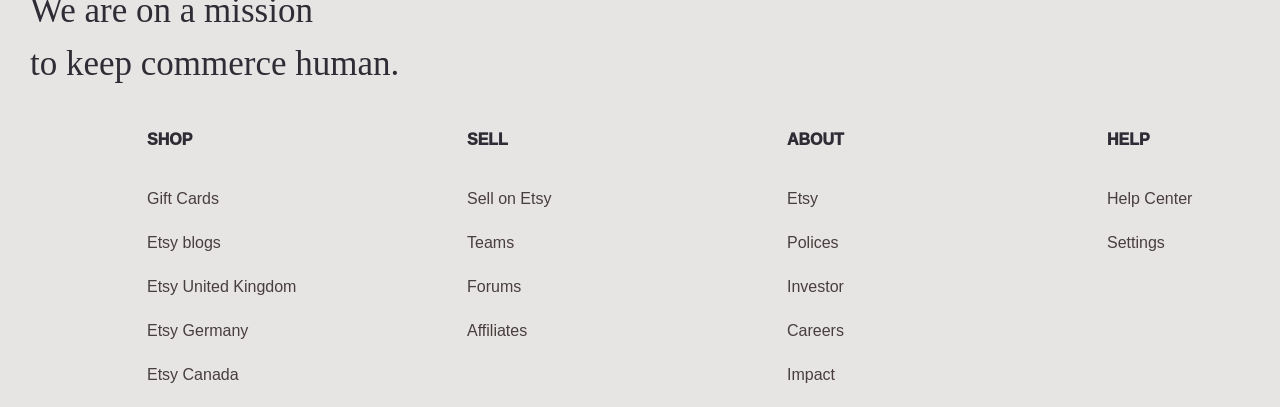
<file: Assignment_3/product.html>
<!DOCTYPE html>
<html lang="en">
<head>
    <meta charset="UTF-8">
    <meta name="viewport" content="width=device-width, initial-scale=1.0">
    <title>Product</title>
    <link
    href="https://cdn.jsdelivr.net/npm/bootstrap@5.3.8/dist/css/bootstrap.min.css"
    rel="stylesheet"
>
      <link rel="stylesheet" href="style.css">
</head>
<body>
   
<header class="site-header">

    <div class="container-fluid px-0">

        <!-- Bootstrap Grid: Top Navbar -->
        <div class="row align-items-center g-2 etsy-top">

            <!-- Etsy Logo -->
            <div class="col-auto">
                <h1 class="logo">Etsy</h1>
            </div>

            <!-- Categories -->
            <div class="col-auto categories ms-auto ms-md-0">
                <span class="menu-icon">☰</span>
                <span>Categories</span>
            </div>

            <!-- Search Bar -->
            <div class="col-12 col-md etsy-search-col order-3 order-md-0">

                <div class="search-bar">

                    <input
                        id="searchInput"
                        type="text"
                        placeholder="Search for anything"
                    >

                    <button type="button" aria-label="Search">
                        🔍
                    </button>

                </div>

            </div>

            <!-- User Actions -->
            <div class="col-auto user-actions order-2 order-md-0">

                <button type="button">Sign in</button>

                <a href="#favorites"
                   aria-label="Favorites"
                   class="icon-link">♥</a>

                
               <a href="cart.html" aria-label="Shopping cart" class="icon-link cart-link">
                    <span class="cart-icon">🧺</span>
                    <span id="cartCount">0</span>
                </a>


            </div>

        </div>

        <!-- Bootstrap Navbar -->
        <nav class="navbar navbar-expand p-0 etsy-category-nav">

            <div class="container-fluid px-0">

                <div class="navbar-nav flex-row flex-wrap justify-content-center w-100">

                    <a class="nav-link" href="#ART_COLLECTION">
                        ART COLLECTION
                    </a>

                    <a class="nav-link" href="#JEWELARY">
                        JEWELARY
                    </a>

                    <a class="nav-link" href="#BOOKS">
                        BOOKS
                    </a>

                </div>

            </div>

        </nav>

    </div>

</header>


  
<main>
    <div class="prod">

        
        <div class="pro1">

            <img src="images/art3.webp" alt="Personalized family tree magnet">

           
            <section class="reviews">

                <h2>Reviews for this item</h2>

                <p class="review-summary">
                    What buyers say, summarised by AI:
                    <span>✓ Love it</span>
                    <span>✓ Perfect gift</span>
                    <span>✓ Looks great</span>
                    <span>✓ As described</span>
                    <span>✓ Great quality</span>
                </p>

                <div class="rating-overview">
                    <div class="overall-rating">
                        <strong>4.8</strong>
                        <span class="big-star">★</span>
                        <small>Item average<br>(44 reviews)</small>
                    </div>

                    <div class="rating-score">
                        <strong>4.9</strong>
                        <span>Item quality</span>
                    </div>

                    <div class="rating-score">
                        <strong>4.9</strong>
                        <span>Delivery</span>
                    </div>

                    <div class="rating-score">
                        <strong>5.0</strong>
                        <span>Customer service</span>
                    </div>
                </div>

                <div class="review-list">

                    <article class="review">
                        <div class="review-heading">
                            <span class="stars">★★★★★</span>
                            <strong>5</strong>
                            <span class="this-item">This item</span>
                            <span class="reviewer">Lauren · 20 Oct, 2026</span>
                        </div>

                        <p>
                            Bridesmaids gifts - items were packaged
                            nicely and as described!
                        </p>
                    </article>

                    <article class="review">
                        <div class="review-heading">
                            <span class="stars">★★★★★</span>
                            <strong>5</strong>
                            <span class="this-item">This item</span>
                            <span class="reviewer">Rachael · 04 Oct, 2026</span>
                        </div>

                        <p>
                            Love, exactly like the photos and my
                            friends loved their gift.
                        </p>
                    </article>

                    <article class="review">
                        <div class="review-heading">
                            <span class="stars">★★★★★</span>
                            <strong>5</strong>
                            <span class="this-item">This item</span>
                            <span class="reviewer">TJ · 04 Oct, 2026</span>
                        </div>

                        <p>
                            Fantastic product. Meet my expectations
                            and my friends loved them!
                        </p>
                    </article>

                </div>
            </section>
        </div>


        
        <div class="pro2">

            <h2>Now Price: USD 19.72</h2>
            <h3>Sale for limited time</h3>

            <p class="product-description">
                Personalized Family Tree Tomato Fridge Magnet Gift Idea
                For Housewarming Party Cute Farmcore Theme Customized
                Kitchen Accent Decor Gift
            </p>

            <div class="pro3">
                <h5>By Foxberry Handmade</h5>
                <h6>FoxberryHandmade Toronto, Canada</h6>

                <div class="order-form">

                    <label for="color">Please Select Color:</label>
                    <select id="color" name="color" required>
                        <option value="" selected disabled>
                            Select an option
                        </option>
                        <option value="pink">Pink</option>
                        <option value="black">Black</option>
                        <option value="white">White</option>
                        <option value="blue">Blue</option>
                    </select>

                    <label for="charm">
                        Please select your add-on charm:
                    </label>
                    <select id="charm" name="charm" required>
                        <option value="" selected disabled>
                            Select an option
                        </option>
                        <option value="heart">Heart</option>
                        <option value="star">Star</option>
                        <option value="flower">Flower</option>
                        <option value="butterfly">Butterfly</option>
                    </select>

                    <details class="person">
                        <summary>＋ Add personalisation</summary>

                        <label for="personal-text">Enter your text:</label>
                        <input
                            type="text"
                            id="personal-text"
                            name="personal-text"
                            placeholder="Enter your name or message"
                        >
                    </details>

                    <label for="quantity">Quantity</label>
                    <select id="quantity" name="quantity">
                        <option value="1" selected>1</option>
                        <option value="2">2</option>
                        <option value="3">3</option>
                        <option value="4">4</option>
                        <option value="5">5</option>
                    </select>

                    <button type="button" class="basket-button">
                        Add to cart
                    </button>

                </div>
            </div>

            <!-- Item details beneath Add to cart -->
            <section class="product-info-panels">

                <details open>
                    <summary>Item details</summary>

                    <h3>Highlights</h3>

                    <p class="highlight">
                        ✋ Made by <strong>Foxberry Handmade</strong>
                    </p>

                    <p class="panel-description">
                        A personalised family tree magnet, perfect
                        for housewarming parties and thoughtful gifts.
                    </p>

                    <a href="#item-details" class="learn-more">
                        Learn more about this item
                    </a>
                </details>

                <details open>
                    <summary>Delivery and return policies</summary>

                    <div class="policy-item">
                        <span>▦</span>
                        <p>Order today to get by <strong>04–16 Nov</strong></p>
                    </div>

                    <div class="policy-item">
                        <span>↩</span>
                        <p>
                            <u>Returns & exchanges</u> accepted within 14 days
                        </p>
                    </div>

                    <div class="policy-item">
                        <span>▣</span>
                        <p>Postage: <strong>USD 6.90</strong></p>
                    </div>
                </details>

            </section>

        </div>
    </div>
</main>

     <footer>
      <h>We are on a mission <br> to keep commerce human.</h>
      <div class="container">
        
        <div class="box">
          <h3>SHOP </h3>
          <ul>
            <li>Gift Cards</li>
            <li>Etsy blogs</li>
            <li>Etsy United Kingdom</li>
            <li>Etsy Germany</li>
            <li> Etsy Canada</li>
          </ul>
        </div>
        <div class="box">
          <h3> SELL</h3>
          <ul>
            <li>Sell on Etsy</li>
            
            <li>Teams</li>
            <li>Forums </li>
            <li>Affiliates</li>
          </ul>
        </div>
        <div class="box">
          <h3>ABOUT </h3>
          <ul>
            <li>Etsy</li>
            <li>Polices</li>
            <li>Investor</li>
            <li>Careers</li>
            <li>Impact</li>
          </ul>
        </div>
        <div class="box">
          <h3> HELP</h3>
          <ul>
            <li>Help Center</li>
            <li>Settings</li>
            
          </ul>
        </div>
      </div>
    </footer>
    <script src="script.js"></script>
</body>
</html>
</file>
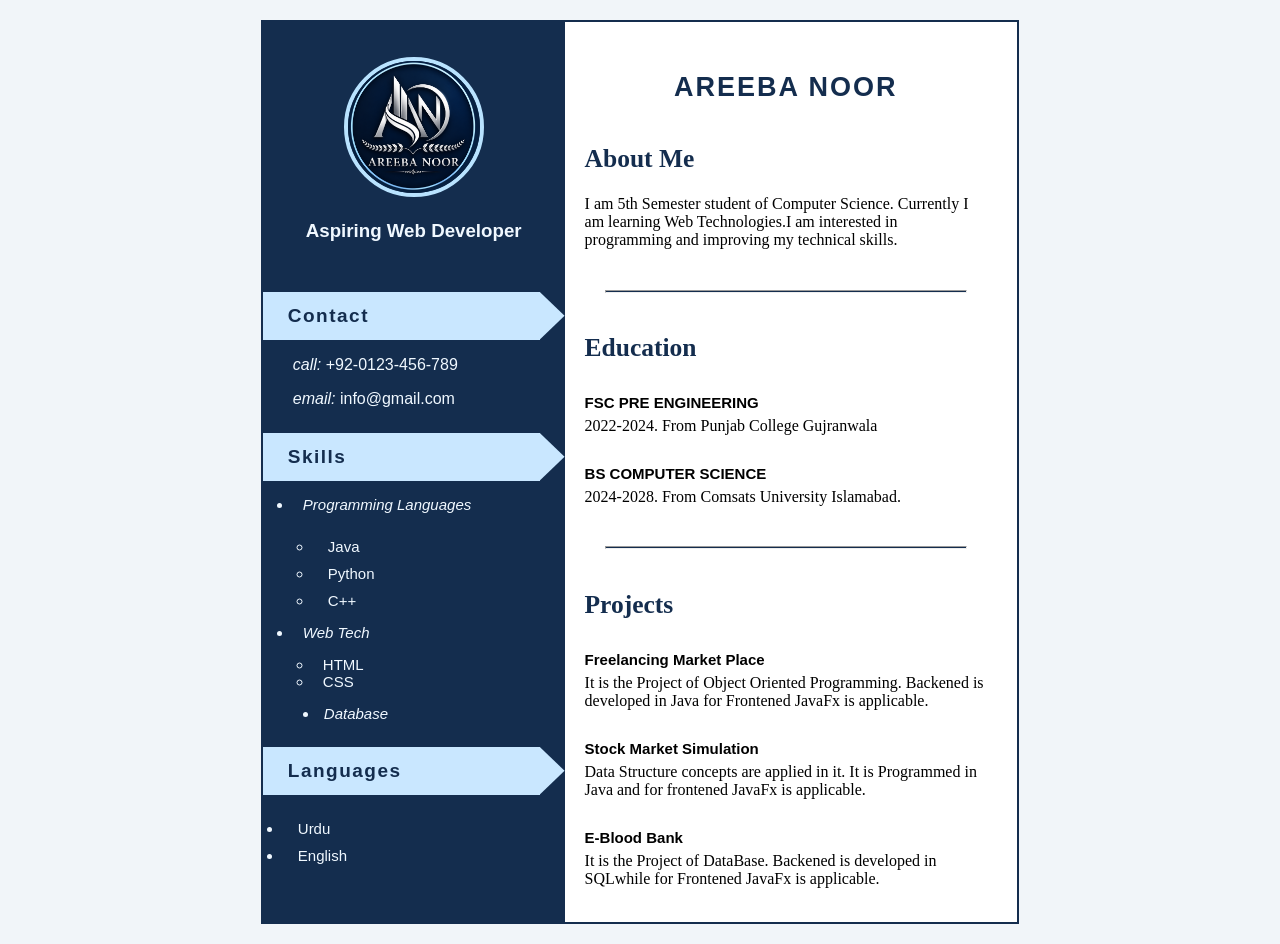
<file: CV/lab.html>
<!DOCTYPE html>
<html lang="en">
<head>
    <meta charset="UTF-8">
    <meta name="viewport" content="width=device-width, initial-scale=1.0">
    <title></title>
    <link rel="stylesheet" href="style.css">

</head>
<body>
    <div class="main">
        <div class="left">
            <div class="image"> <img src="logo.png" alt="my photo">
             <br>
            <h3>Aspiring Web Developer</h3></div>
           
            <div class ="box_1">
                <div  class="heading">
                <h2> Contact</h2></div>
                <div class ="box"><p > <i>call: </i> +92-0123-456-789</p></div>
                <div class ="box"><p > <i>email: </i> info@gmail.com</p></div>
            </div>
            <div class ="box_1">
                <div  class="heading">
                <h2> Skills</h2></div>
                <div class ="box">
                    <ul>
                        <div class="list">
                        <li><i>Programming Languages</i></li></div>
                        <ul>
                            <div class="item">
                            <li>Java</li>
                            <li>Python</li>
                            <li>C++</li>
                            </div>
                        </ul>
                        <div class="list">
                        <li><i>Web Tech</i></li></div>
                        <ul>
                            <div class="item"></div>
                            <li>HTML</li>
                            <li>CSS</li>
                            </div>
                        </ul>
                        <div class="lil">
                        <li><i>Database</i></li></div>
                    </ul>
                    </div>
                
            <div class="box_1">
                <div class="heading">
                        <h2>Languages</h2></div>
                        <ul>
                            <div class="item">
                            <li>Urdu</li>
                            <li>English</li>
                            </div>
                        </ul>

            </div>
        </div>
        <div class="right">
            <div class="me">
                <h2> AREEBA NOOR</h2>
            </div>
            <div class="head">
                <h2> About Me</h2>
            </div>
            <div class="detail">
                <p>I am 5th Semester student of Computer Science. Currently I am learning Web Technologies.I am  interested
    in programming and improving my technical skills.</p></div>
    <hr>
            

            <div class="edu">
                <div class="head">
                <h2> Education</h2>
            </div>
            <div class="subhead">
                <h4>FSC PRE ENGINEERING</h4>
            </div>
            <div class="detail">
                <p>2022-2024. From Punjab College Gujranwala</p>
            </div>
            <div class="subhead">
                <h4>BS COMPUTER SCIENCE</h4>
            </div>
            <div class="detail">
                <p>2024-2028. From Comsats University Islamabad.</p>
            </div>

            </div>
            <hr>
 <div class="edu">
                <div class="head">
                <h2> Projects</h2>
            </div>
             <div class="subhead">
                <h4>Freelancing Market Place</h4>
            </div>
            <div class="detail">
                <p>It is the Project of Object Oriented Programming. Backened is developed in Java for Frontened JavaFx is applicable.</p>
            </div>
            <div class="subhead">
                <h4>Stock Market Simulation</h4>
            </div>
            <div class="detail">
                <p>Data Structure concepts are applied in it. It is Programmed in Java and for frontened JavaFx is applicable.</p>
            </div>
            <div class="subhead">
                <h4>E-Blood Bank</h4>
            </div>
            <div class="detail">
                <p>It is the Project of DataBase. Backened is developed in SQLwhile for Frontened JavaFx is applicable.</p>
            </div>


            </div>
            

        </div>


    </div>
    
</body>
</html>
</file>
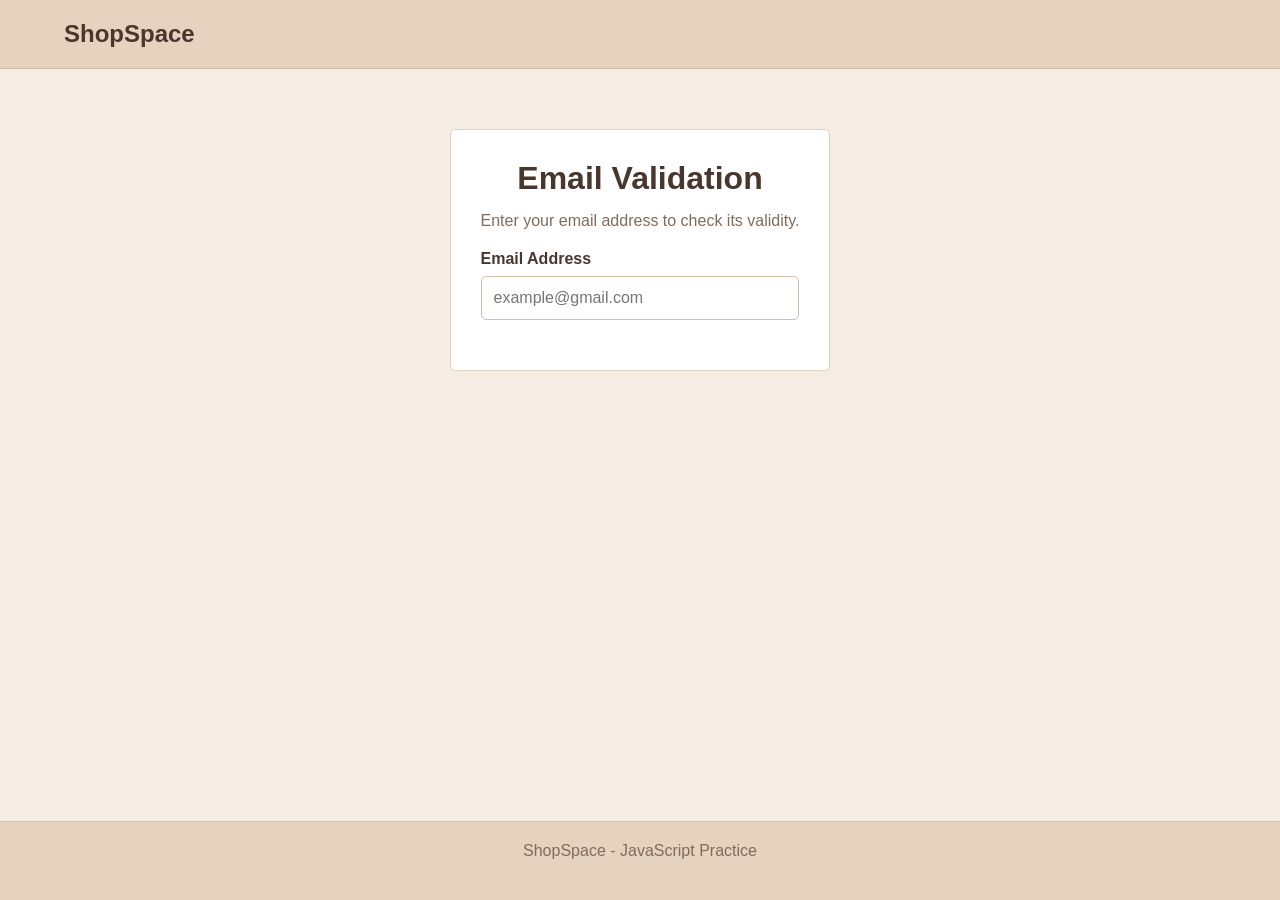
<file: LAB_TASK-3/email.html>
<!DOCTYPE html>
<html lang="en">
<head>
    <meta charset="UTF-8">
    <meta name="viewport" content="width=device-width, initial-scale=1.0">
    <title>ShopSpace - Email Validation</title>

   
<style>
    * {
        box-sizing: border-box;
        margin: 0;
        padding: 0;
    }

    body {
        font-family: Arial, sans-serif;
        background-color: #F5EDE4;
        color: #49372E;

        min-height: 100vh;
        display: flex;
        flex-direction: column;
    }

    header {
        padding: 20px 5%;
        background-color: #E5D2BF;
        border-bottom: 1px solid #D5BDA8;
    }

    header a {
        text-decoration: none;
        color: #49372E;
        font-size: 24px;
        font-weight: bold;
    }

    main {
        max-width: 500px;
        margin: 60px auto;
        padding: 30px;
        background-color: #FFFFFF;
        border: 1px solid #E5D2BF;
        border-radius: 5px;
    }

    h1 {
        margin-bottom: 15px;
        text-align: center;
    }

    p {
        color: #806B5C;
        margin-bottom: 20px;
    }

    label {
        display: block;
        margin-bottom: 8px;
        font-weight: bold;
    }

    #email {
        width: 100%;
        padding: 12px;
        border: 1px solid #D5BDA8;
        border-radius: 5px;
        font-size: 16px;
    }

    #message {
        margin-top: 15px;
        font-size: 15px;
        font-weight: bold;
    }

    .valid {
        color: green;
    }

    .invalid {
        color: red;
    }

    footer {
        text-align: center;
        padding: 20px;
        background-color: #E5D2BF;
        border-top: 1px solid #D5BDA8;

        margin-top: auto;
    }
</style>

</head>

<body>

    <header>
        <a href="../index.html">ShopSpace</a>
    </header>

    <main>
        <h1>Email Validation</h1>

        <p>Enter your email address to check its validity.</p>

        <label for="email">Email Address</label>

        <input
            type="email"
            id="email"
            placeholder="example@gmail.com"
        >

        <p id="message"></p>
    </main>

    <footer>
        <p>ShopSpace - JavaScript Practice</p>
    </footer>

    <script src="email.js"></script>

</body>
</html>
</file>
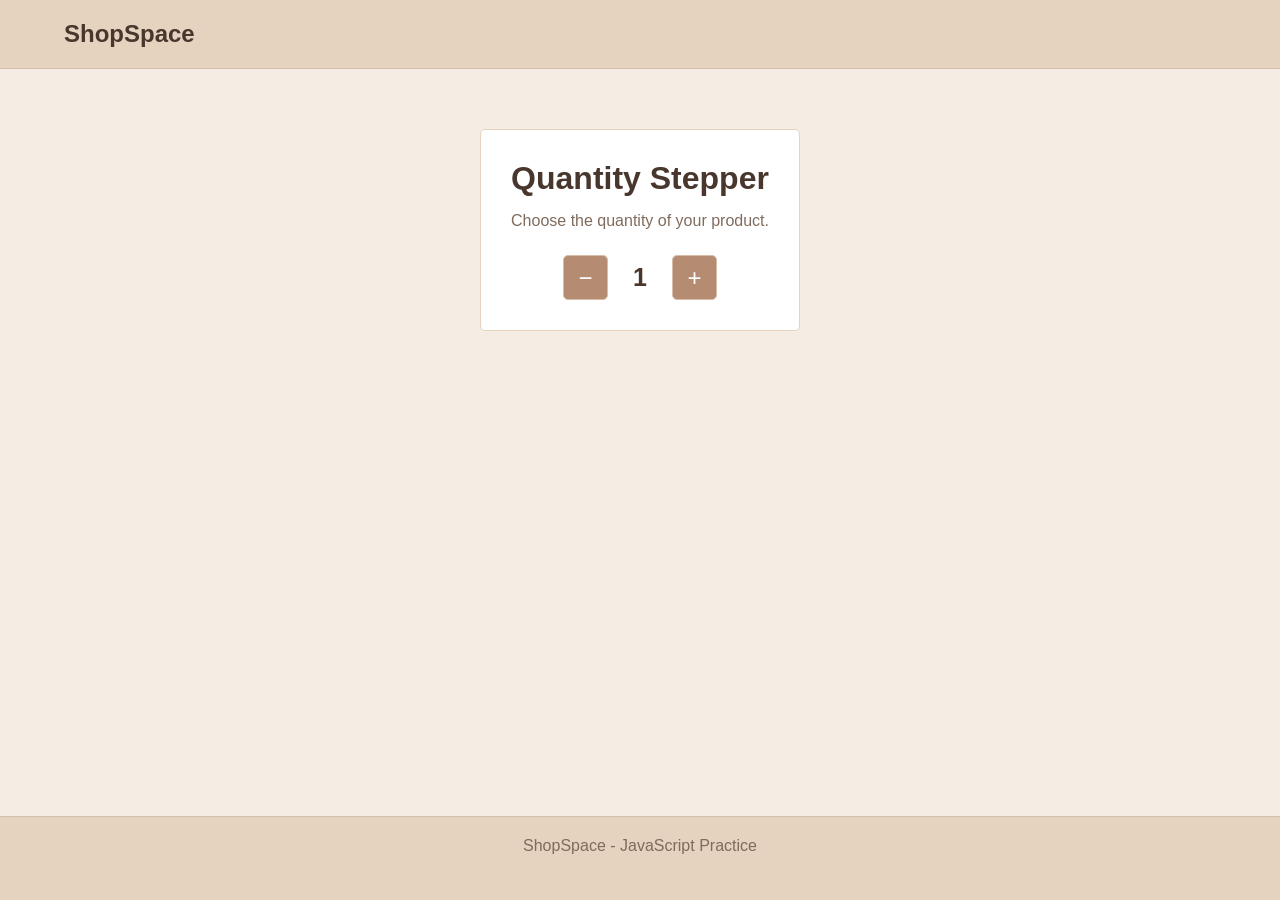
<file: LAB_TASK-3/quantity.html>
<!DOCTYPE html>
<html lang="en">
<head>
    <meta charset="UTF-8">
    <meta name="viewport" content="width=device-width, initial-scale=1.0">
    <title>ShopSpace - Quantity Stepper</title>

    
<style>
    * {
        box-sizing: border-box;
        margin: 0;
        padding: 0;
    }

    body {
        font-family: Arial, sans-serif;
        background-color: #F5EDE4;
        color: #49372E;

        min-height: 100vh;
        display: flex;
        flex-direction: column;
    }

    header {
        padding: 20px 5%;
        background-color: #E5D2BF;
        border-bottom: 1px solid #D5BDA8;
    }

    header a {
        text-decoration: none;
        color: #49372E;
        font-size: 24px;
        font-weight: bold;
    }

    main {
        max-width: 500px;
        margin: 60px auto;
        padding: 30px;
        background-color: #FFFFFF;
        border: 1px solid #E5D2BF;
        border-radius: 5px;
        text-align: center;
    }

    h1 {
        margin-bottom: 15px;
    }

    p {
        color: #806B5C;
        margin-bottom: 25px;
    }

    .quantity-box {
        display: flex;
        justify-content: center;
        align-items: center;
        gap: 25px;
    }

    button {
        width: 45px;
        height: 45px;
        font-size: 24px;
        cursor: pointer;
        border: 1px solid #D5BDA8;
        background-color: #B58B72;
        color: white;
        border-radius: 5px;
    }

    button:hover {
        background-color: #49372E;
    }

    #quantity {
        font-size: 25px;
        font-weight: bold;
    }

    footer {
        text-align: center;
        padding: 20px;
        background-color: #E5D2BF;
        border-top: 1px solid #D5BDA8;

        margin-top: auto;
    }
</style>

</head>

<body>

    <header>
        <a href="../index.html">ShopSpace</a>
    </header>

    <main>
        <h1>Quantity Stepper</h1>
        <p>Choose the quantity of your product.</p>

        <div class="quantity-box">
            <button id="decrease">−</button>

            <span id="quantity">1</span>

            <button id="increase">+</button>
        </div>
    </main>

    <footer>
        <p>ShopSpace - JavaScript Practice</p>
    </footer>

    <script src="quantity.js"></script>

</body>
</html>
</file>
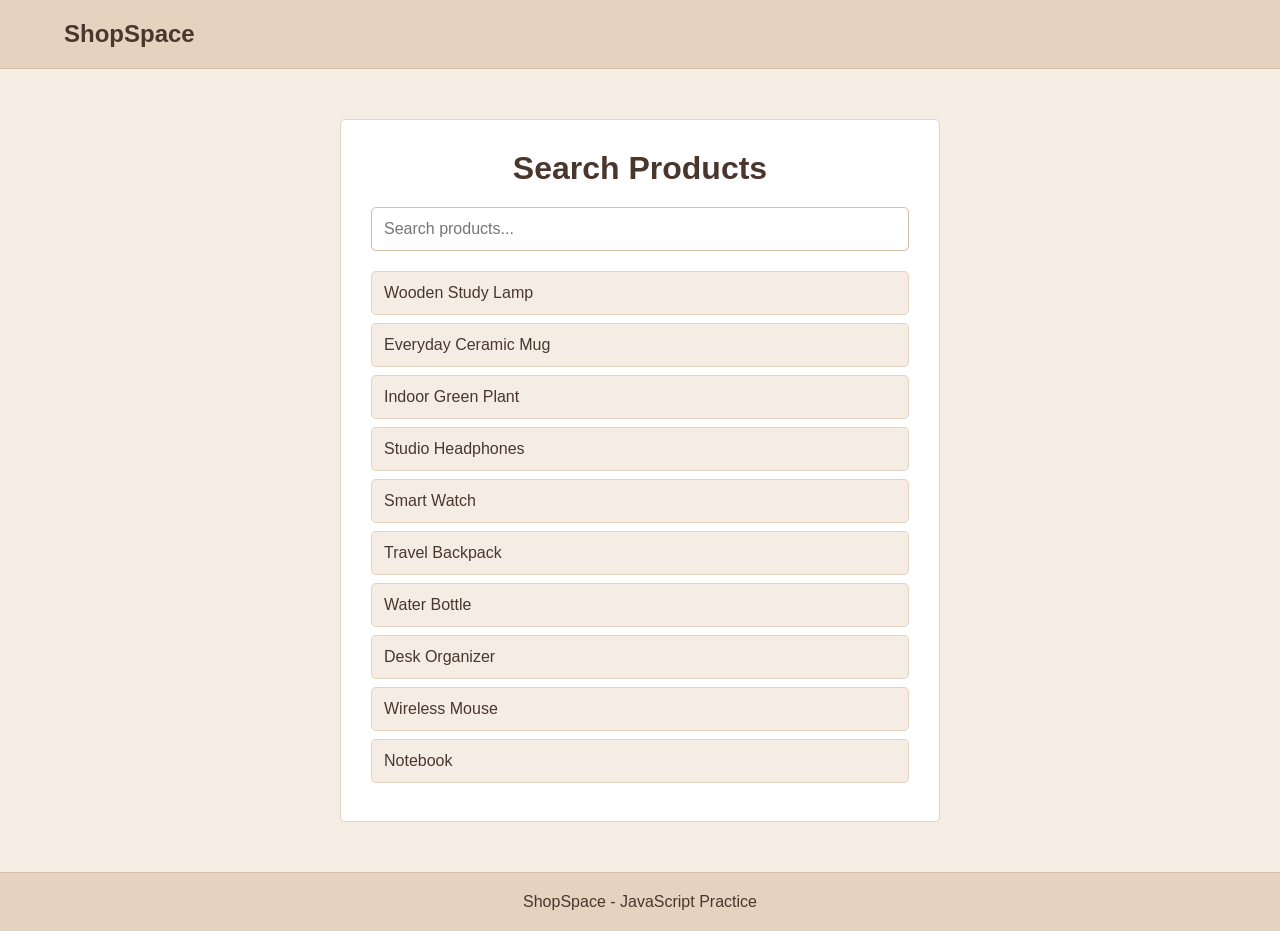
<file: LAB_TASK-3/search.html>
<!DOCTYPE html>
<html lang="en">
<head>
    <meta charset="UTF-8">
    <meta name="viewport" content="width=device-width, initial-scale=1.0">
    <title>ShopSpace - Live Search</title>

   
<style>
    * {
        box-sizing: border-box;
        margin: 0;
        padding: 0;
    }

    body {
    font-family: Arial, sans-serif;
    background-color: #F5EDE4;
    color: #49372E;

    min-height: 100vh;
    display: flex;
    flex-direction: column;
}

    header {
        padding: 20px 5%;
        background-color: #E5D2BF;
        border-bottom: 1px solid #D5BDA8;
    }

    header a {
        text-decoration: none;
        color: #49372E;
        font-size: 24px;
        font-weight: bold;
    }

   main {
    max-width: 600px;
    margin: 50px auto;
    padding: 30px;
    background-color: #FFFFFF;
    border: 1px solid #E5D2BF;
    border-radius: 5px;

    width: 100%;
}

    h1 {
        margin-bottom: 20px;
        text-align: center;
    }

    #searchInput {
        width: 100%;
        padding: 12px;
        margin-bottom: 20px;
        border: 1px solid #D5BDA8;
        border-radius: 5px;
        font-size: 16px;
    }

    #productList {
        list-style: none;
    }

    #productList li {
        padding: 12px;
        margin-bottom: 8px;
        background-color: #F5EDE4;
        border: 1px solid #E5D2BF;
        border-radius: 5px;
    }

    #noResults {
        color: red;
        text-align: center;
        display: none;
    }

    footer {
    text-align: center;
    padding: 20px;
    background-color: #E5D2BF;
    border-top: 1px solid #D5BDA8;

    margin-top: auto;
}
</style>

</head>

<body>

    <header>
        <a href="../index.html">ShopSpace</a>
    </header>

    <main>
        <h1>Search Products</h1>

        <input
            type="text"
            id="searchInput"
            placeholder="Search products..."
        >

        <ul id="productList">
            <li>Wooden Study Lamp</li>
            <li>Everyday Ceramic Mug</li>
            <li>Indoor Green Plant</li>
            <li>Studio Headphones</li>
            <li>Smart Watch</li>
            <li>Travel Backpack</li>
            <li>Water Bottle</li>
            <li>Desk Organizer</li>
            <li>Wireless Mouse</li>
            <li>Notebook</li>
        </ul>

        <p id="noResults">No products found.</p>
    </main>

    <footer>
        <p>ShopSpace - JavaScript Practice</p>
    </footer>

    <script src="search.js"></script>

</body>
</html>
</file>
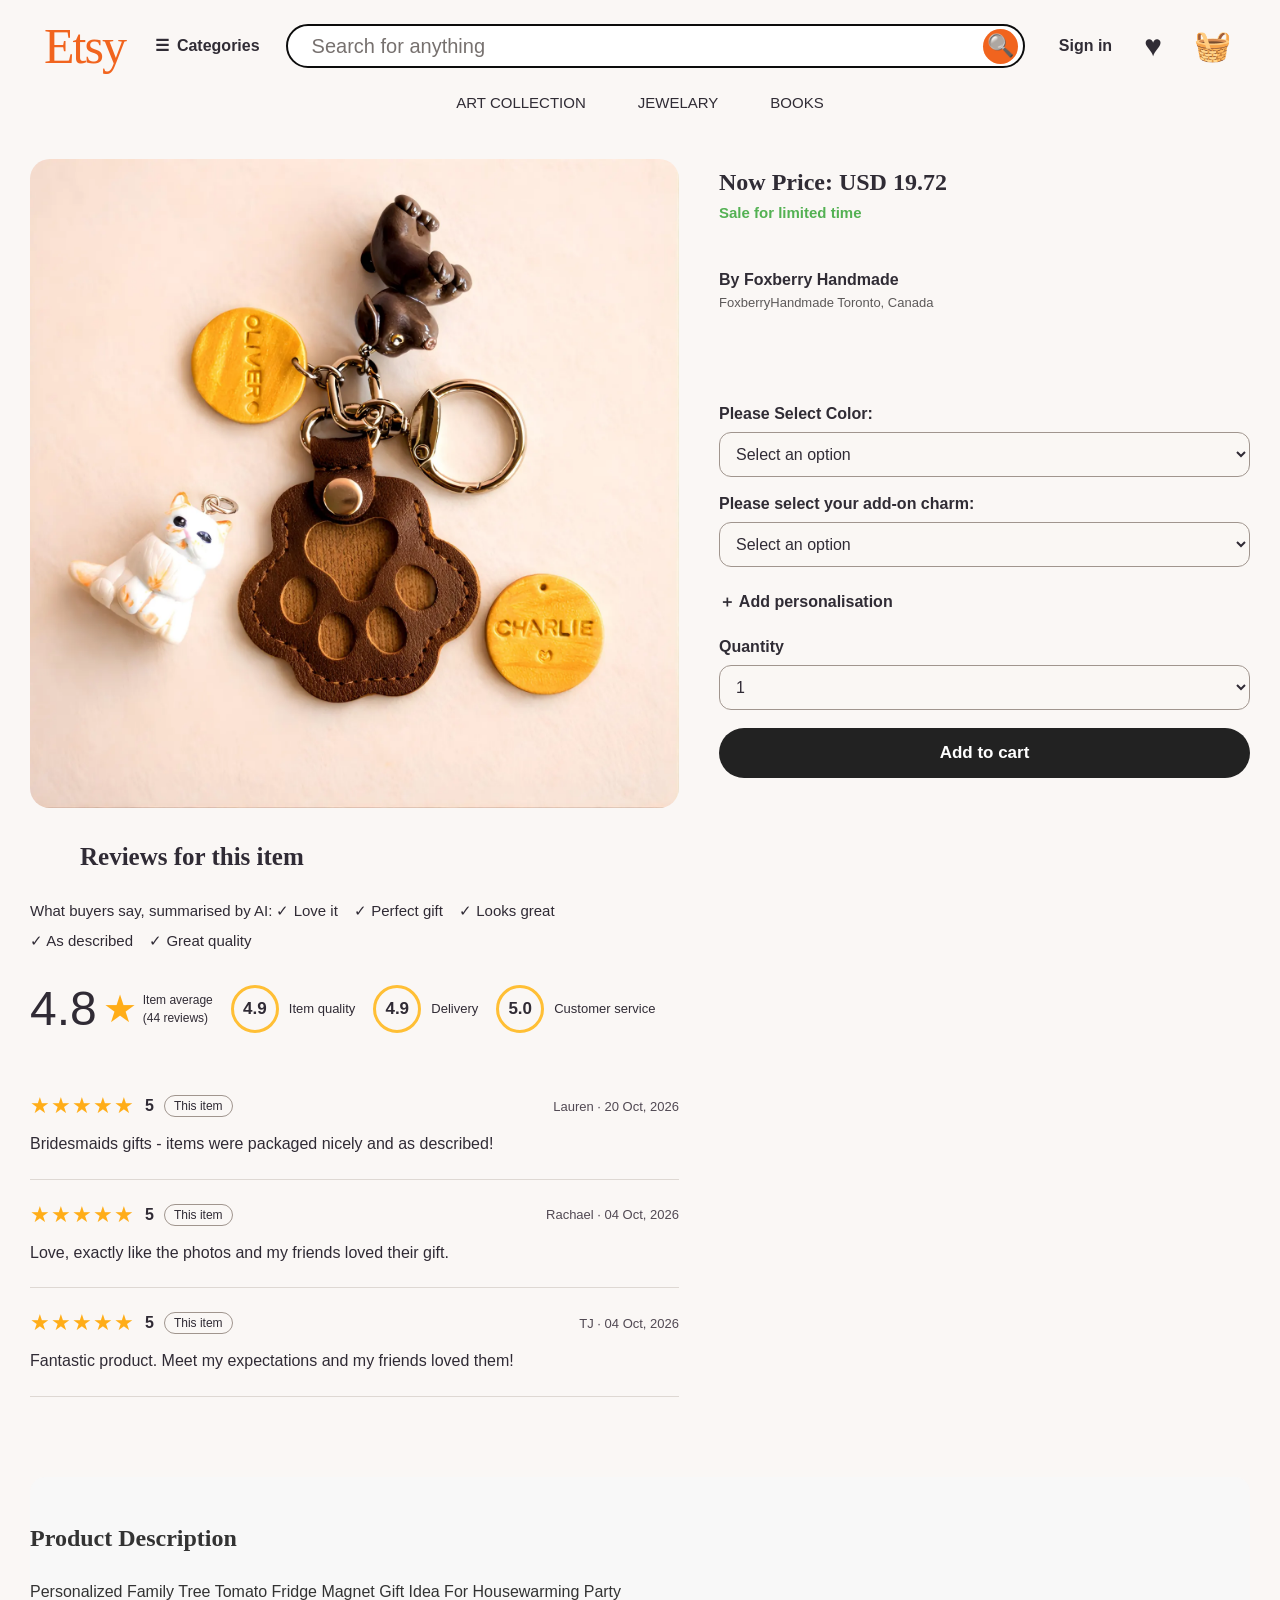
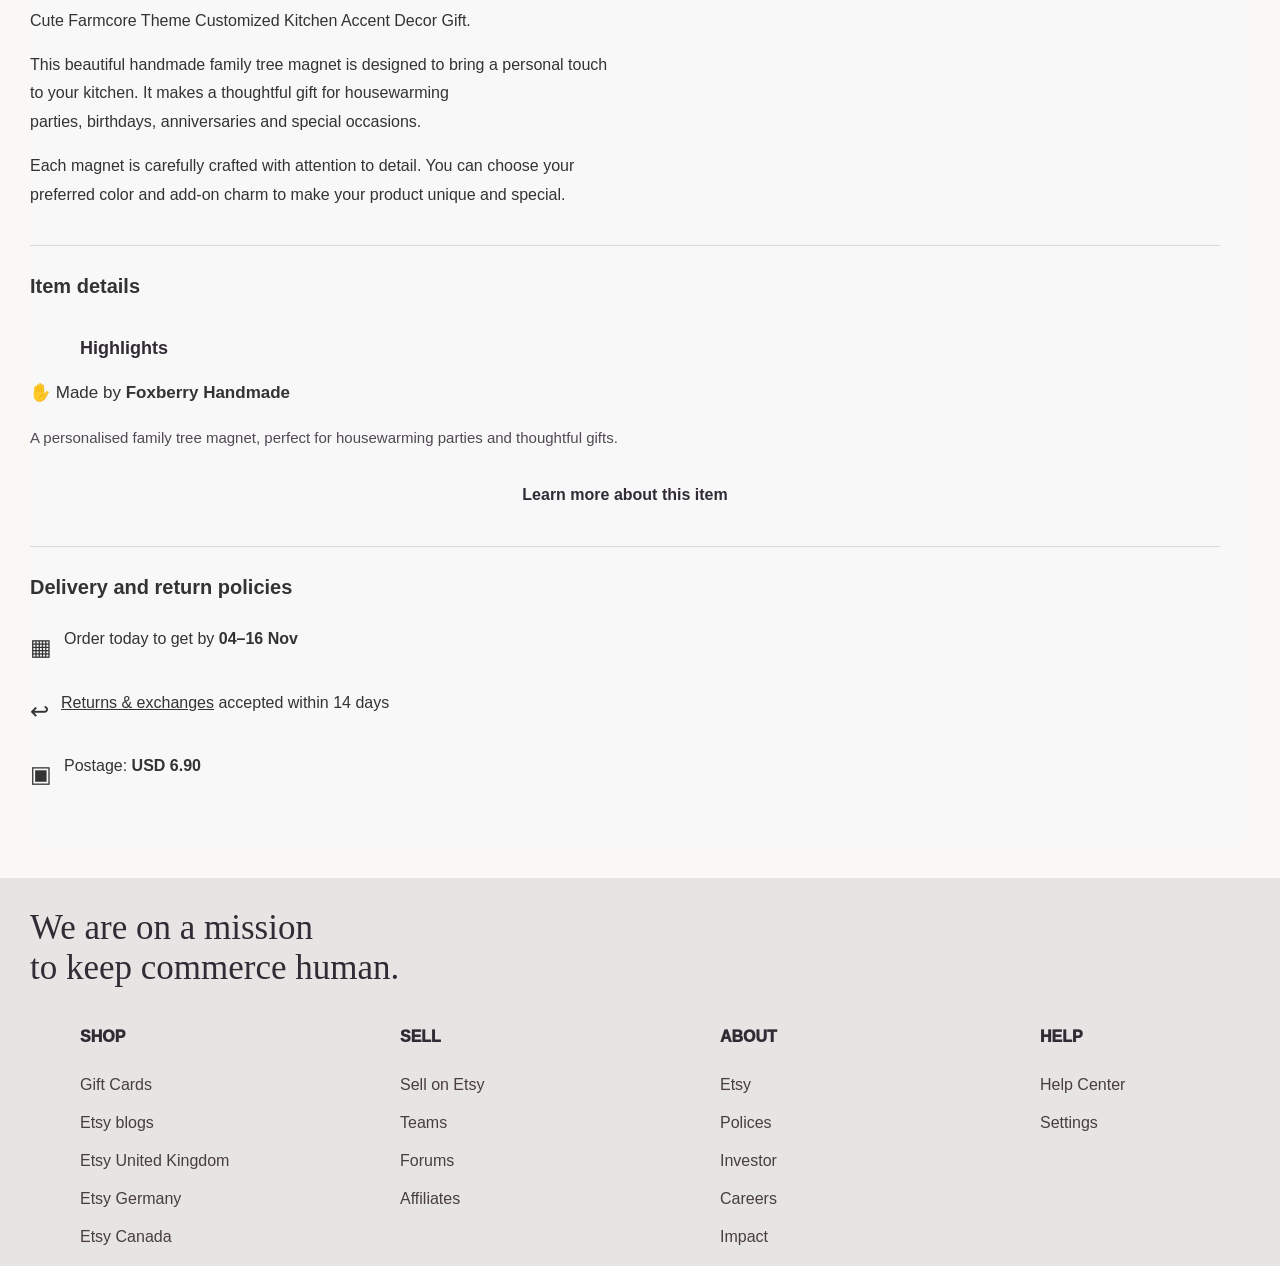
<file: midterm/product.html>
<!DOCTYPE html>
<html lang="en">
<head>
    <meta charset="UTF-8">
    <meta name="viewport" content="width=device-width, initial-scale=1.0">
    <title>Product</title>
      <link rel="stylesheet" href="style.css">
</head>
<body>
   <header class="site-header">

    <div class="top">

        <h1 class="logo">Etsy</h1>

        <div class="categories">
            <span class="menu-icon">☰</span>
            <span>Categories</span>
        </div>

        <div class="search-bar">
            <input
                type="text"
                placeholder="Search for anything"
            >

            <button type="button" aria-label="Search">
                🔍
            </button>
        </div>

        <div class="user-actions">
            <button type="button">Sign in</button>

            <a href="#favorites"
               aria-label="Favorites"
               class="icon-link">♥</a>

            <a href="#cart"
               aria-label="Shopping bag"
               class="icon-link">🧺</a>
        </div>

    </div>

    <nav>
        <a href="#ART_COLLECTION">ART COLLECTION</a>
        <a href="#JEWELARY">JEWELARY</a>
        <a href="#BOOKS">BOOKS</a>
    </nav>

</header>

  
<main>
    <div class="prod">

        
        <div class="pro1">

            <img src="art3.webp" alt="Personalized family tree magnet">

           
            <section class="reviews">

                <h2>Reviews for this item</h2>

                <p class="review-summary">
                    What buyers say, summarised by AI:
                    <span>✓ Love it</span>
                    <span>✓ Perfect gift</span>
                    <span>✓ Looks great</span>
                    <span>✓ As described</span>
                    <span>✓ Great quality</span>
                </p>

                <div class="rating-overview">
                    <div class="overall-rating">
                        <strong>4.8</strong>
                        <span class="big-star">★</span>
                        <small>Item average<br>(44 reviews)</small>
                    </div>

                    <div class="rating-score">
                        <strong>4.9</strong>
                        <span>Item quality</span>
                    </div>

                    <div class="rating-score">
                        <strong>4.9</strong>
                        <span>Delivery</span>
                    </div>

                    <div class="rating-score">
                        <strong>5.0</strong>
                        <span>Customer service</span>
                    </div>
                </div>

                <div class="review-list">

                    <article class="review">
                        <div class="review-heading">
                            <span class="stars">★★★★★</span>
                            <strong>5</strong>
                            <span class="this-item">This item</span>
                            <span class="reviewer">Lauren · 20 Oct, 2026</span>
                        </div>

                        <p>
                            Bridesmaids gifts - items were packaged
                            nicely and as described!
                        </p>
                    </article>

                    <article class="review">
                        <div class="review-heading">
                            <span class="stars">★★★★★</span>
                            <strong>5</strong>
                            <span class="this-item">This item</span>
                            <span class="reviewer">Rachael · 04 Oct, 2026</span>
                        </div>

                        <p>
                            Love, exactly like the photos and my
                            friends loved their gift.
                        </p>
                    </article>

                    <article class="review">
                        <div class="review-heading">
                            <span class="stars">★★★★★</span>
                            <strong>5</strong>
                            <span class="this-item">This item</span>
                            <span class="reviewer">TJ · 04 Oct, 2026</span>
                        </div>

                        <p>
                            Fantastic product. Meet my expectations
                            and my friends loved them!
                        </p>
                    </article>

                </div>
            </section>
        </div>


        
        <div class="pro2">

            <h2>Now Price: USD 19.72</h2>
            <h3>Sale for limited time</h3>

           

            <div class="pro3">
                <h5>By Foxberry Handmade</h5>
                <h6>FoxberryHandmade Toronto, Canada</h6>

                <div class="order-form">

                    <label for="color">Please Select Color:</label>
                    <select id="color" name="color" required>
                        <option value="" selected disabled>
                            Select an option
                        </option>
                        <option value="pink">Pink</option>
                        <option value="black">Black</option>
                        <option value="white">White</option>
                        <option value="blue">Blue</option>
                    </select>

                    <label for="charm">
                        Please select your add-on charm:
                    </label>
                    <select id="charm" name="charm" required>
                        <option value="" selected disabled>
                            Select an option
                        </option>
                        <option value="heart">Heart</option>
                        <option value="star">Star</option>
                        <option value="flower">Flower</option>
                        <option value="butterfly">Butterfly</option>
                    </select>

                    <details class="person">
                        <summary>＋ Add personalisation</summary>

                        <label for="personal-text">Enter your text:</label>
                        <input
                            type="text"
                            id="personal-text"
                            name="personal-text"
                            placeholder="Enter your name or message"
                        >
                    </details>

                    <label for="quantity">Quantity</label>
                    <select id="quantity" name="quantity">
                        <option value="1" selected>1</option>
                        <option value="2">2</option>
                        <option value="3">3</option>
                        <option value="4">4</option>
                        <option value="5">5</option>
                    </select>

                    <button type="button" class="basket-button">
                        Add to cart
                    </button>

                </div>
            </div>
            

            

        </div>
        <div class="full-description">
            <h2>Product Description</h2>

            <p>
            Personalized Family Tree Tomato Fridge Magnet Gift Idea
            For Housewarming Party<br> Cute Farmcore Theme Customized
            Kitchen Accent Decor Gift.
            </p>

            <p>
            This beautiful handmade family tree magnet is designed
            to bring a personal touch<br> to your kitchen. It makes a
            thoughtful gift for housewarming <br>parties, birthdays,
            anniversaries and special occasions.
            </p>

    <p>
            Each magnet is carefully crafted with attention to detail.
            You can choose your <br>preferred color and add-on charm to
            make your product unique and special.
    </p>

            <section class="product-info-panels">

                <details open>
                    <summary>Item details</summary>

                    <h3>Highlights</h3>

                    <p class="highlight">
                        ✋ Made by <strong>Foxberry Handmade</strong>
                    </p>

                    <p class="panel-description">
                        A personalised family tree magnet, perfect
                        for housewarming parties and thoughtful gifts.
                    </p>

                    <a href="#item-details" class="learn-more">
                        Learn more about this item
                    </a>
                </details>

                <details open>
                    <summary>Delivery and return policies</summary>

                    <div class="policy-item">
                        <span>▦</span>
                        <p>Order today to get by <strong>04–16 Nov</strong></p>
                    </div>

                    <div class="policy-item">
                        <span>↩</span>
                        <p>
                            <u>Returns & exchanges</u> accepted within 14 days
                        </p>
                    </div>

                    <div class="policy-item">
                        <span>▣</span>
                        <p>Postage: <strong>USD 6.90</strong></p>
                    </div>
                </details>

            </section>
        </div>
    </div>
</main>

     <footer>
      <h>We are on a mission <br> to keep commerce human.</h>
      <div class="container">
        
        <div class="box">
          <h3>SHOP </h3>
          <ul>
            <li>Gift Cards</li>
            <li>Etsy blogs</li>
            <li>Etsy United Kingdom</li>
            <li>Etsy Germany</li>
            <li> Etsy Canada</li>
          </ul>
        </div>
        <div class="box">
          <h3> SELL</h3>
          <ul>
            <li>Sell on Etsy</li>
            
            <li>Teams</li>
            <li>Forums </li>
            <li>Affiliates</li>
          </ul>
        </div>
        <div class="box">
          <h3>ABOUT </h3>
          <ul>
            <li>Etsy</li>
            <li>Polices</li>
            <li>Investor</li>
            <li>Careers</li>
            <li>Impact</li>
          </ul>
        </div>
        <div class="box">
          <h3> HELP</h3>
          <ul>
            <li>Help Center</li>
            <li>Settings</li>
            
          </ul>
        </div>
      </div>
    </footer>
</body>
</html>
</file>
<file: Assignment/style.css>
* {
    margin: 0;
    padding: 0;
    box-sizing: border-box;
}

h1 {
 padding-left: 20px;
    margin-bottom: 5px;
    margin-top: 30px;
    font-size: 50px ;  
      font-family: 'Georgia', serif;
    font-size: 60px;
    font-weight: 400;
    color: #F1641E;
    letter-spacing: -2px;
}
h2 , h3{
    padding-left: 50px;
    
    margin-top:10px;
    
}
h2{
    font-size: 25px ;
    font-family: "Playfair Display", serif;
;
}
h3{
    font-size: 30px ;
}
h6{
    font-size: 16px ;
    color: rgb(92, 89, 89);
    font-family:Arial, Helvetica, sans-serif;
}




body {
    width: 100%;
    background: #faf7f5;
    font-family: Arial, Helvetica, sans-serif;
    color: #302c35;
}


.site-header {
    width: 100%;
    padding: 18px 24px 8px;
    background: #faf7f5;
}


.top {
    display: flex;
    align-items: center;
    gap: 22px;
    width: 100%;
    min-height: 50px;
}
.logo {
    flex-shrink: 0;
    margin: 0 4px 0 0;
    font-family: Georgia, "Times New Roman", serif;
    font-size: 50px;
    font-weight: normal;
    letter-spacing: -2px;
    line-height: 1;
    color: #f1641e;
    cursor: pointer;
}

.categories {
    display: flex;
    align-items: center;
    justify-content: center;
    gap: 8px;
    flex-shrink: 0;
    color: #302c35;
    font-size: 16px;
    font-weight: 600;
  
    cursor: pointer;
    padding: 12px 4px;
    border-radius: 30px;
    transition: background-color 0.25s ease;
}

.categories:hover {
    background-color: #f0edeb;
}

.menu-icon {
    font-size: 16px;
    line-height: 1;
}


.search-bar {
    display: flex;
    align-items: center;
    min-width: 60%;
    height: 44px;
    padding: 3px 5px 3px 24px;
    border: 2px solid #0c0c0c;
    border-radius: 50px;
    background: #fff;
    box-shadow: none;
   
}

.search-bar input {
   flex:1;
    width: 100%;
    height: auto;
    padding: 0;
    margin:0;
    border: none;
    outline: none;
    background: transparent;
    font-size: 20px;
    color: #302c35;
}

.search-bar input::placeholder {
    color: #77716f;
    opacity: 1;
}


.search-bar button {
    display: flex;
    align-items: center;
    justify-content: center;
    flex-shrink: 0;
    width: 35px;
    height: 35px;
    padding: 0;
    border: none;
    border-radius: 50%;
    background: #f1641e;
    color: white;
    font-size: 22px;
    cursor: pointer;
    transition: background 0.2s ease,
                transform 0.2s ease;
}

.search-bar button:hover {
    background: #d94f0b;
    transform: scale(1.05);
}

.search-bar button svg {
    width: 15px;
    height: 15px;
   
}

.user-actions {
    display: flex;
    align-items: center;
    justify-content: flex-start;
    gap: 3px;
    flex-shrink: 0;
    margin-left: 2px;
}

/* Sign in button */
.user-actions > button {
    flex-shrink: 0;
    padding: 12px 10px;
    border: none;
    border-radius: 30px;
    background: transparent;
    color: #302c35;
    font-size: 16px;
    font-weight: 600;
    cursor: pointer;
    transition: background-color 0.25s ease;
}

.user-actions button:hover {
    background: #f0edeb;
}

.icon-link {
   
    display: flex;
    align-items: center;
    justify-content: center;
    flex-shrink: 0;
    width: 56px;
    height: 56px;
    border-radius: 50%;
    color: #302c35;
    background: transparent;
    text-decoration: none;
    font-size: 30px;
    line-height: 1;
    transition: color 0.25s ease,
                background-color 0.25s ease,
                transform 0.25s ease;
}

.icon-link:hover {
    color: #203b70;
    background: #e0f0ff;
    transform: scale(1.04);
    box-shadow: 0 0 0 1px #edf6ff;
}


.site-header nav {
    display: flex;
    align-items: center;
    justify-content: center;
    flex-wrap: wrap;
    gap: 12px;
    margin-top: 10px;
}

.site-header nav a {
    display: inline-block;
    padding: 10px 20px;
    border-radius: 40px;
    color: #302c35;
    background: transparent;
    font-family: Arial, Helvetica, sans-serif;
    font-size: 15px;
    font-weight: 500;
    text-decoration: none;
   
    transition: background-color 0.25s ease;
}

.site-header nav a:hover {
    background: #f0edeb;
}

/* ========== TABLET ========== */
@media (max-width: 1050px) {
    .site-header {
        padding: 14px 18px 8px;
    }

    .top {
        gap: 14px;
    }

    .logo {
        font-size: 50px;
    }

    .categories {
        font-size: 16px;
        gap: 7px;
    }

    .search-bar {
        height: 58px;
        padding-left: 16px;
    }

    .search-bar input {
        font-size: 18px;
    }

    .search-bar button {
        width: 46px;
        height: 46px;
        font-size: 23px;
    }

    .user-actions {
        gap: 5px;
    }

    .user-actions button {
        font-size: 16px;
        padding: 10px 6px;
    }

    .icon-link {
        width: 44px;
        height: 44px;
        font-size: 26px;
    }
}
/* MOBILE HEADER */
@media (max-width: 650px) {
    .site-header {
        padding: 10px 12px;
    }

    .top {
        display: flex;
        flex-wrap: wrap;
        gap: 8px;
    }

    .logo {
        font-size: 38px;
    }

    .categories {
        font-size: 13px;
        padding: 8px 4px;
    }

    .search-bar {
        order: 5;
        flex: 0 0 100%;
        min-width: 0;
        height: 45px;
        padding-left: 12px;
    }

    .search-bar input {
        min-width: 0;
        font-size: 15px;
    }

    .search-bar button {
        width: 35px;
        height: 35px;
        font-size: 18px;
    }

    .user-actions {
        margin-left: auto;
        gap: 2px;
    }

    .user-actions > button {
        font-size: 12px;
        padding: 8px 5px;
    }

    .icon-link {
        width: 32px;
        height: 32px;
        font-size: 20px;
    }

    .site-header nav {
        justify-content: flex-start;
        flex-wrap: nowrap;
        overflow-x: auto;
        gap: 4px;
    }

    .site-header nav a {
        flex-shrink: 0;
        padding: 8px 10px;
        font-size: 12px;
    }
}


.box{
    display:flex;
    gap :20px;
    padding-left:50px;
    
   
   
}
.content{
    
    width:100%;
    height:auto;
    padding:0px;
   
}
.gallery{
    margin-top: 20px;
    margin-bottom: 39px;
   
}
.gallery img{
    width:300px;
    height:300px;
    border-radius: 10px;
    
}
.gallery img:hover{
cursor: pointer;


}
.para{
    margin-top: 2px;
    line-height: 1.5;
    font-size: 20px;
    font-family:'Lucida Sans', 'Lucida Sans Regular', 'Lucida Grande', 'Lucida Sans Unicode', Geneva, Verdana, sans-serif;

}
.container{
    display:grid;
    grid-template-columns: 300px 300px 300px 300px;
    gap:20px;
}
footer{
    padding-left: 30px;
    padding-top: 30px;
    background-color: rgb(231, 228, 228);
}
footer h{
   margin-bottom: 60px ;
   font-family:'Canela';
   font-size: 35px;
   font-weight: 500;
  
}
 footer .box{
    display:flex;
    flex-direction: column;
    align-items: flex-start;
    gap:30px;
    margin-top: 30px;
    padding :0;
   
}
footer .box h3{
 font-family:'Gill Sans', 'Gill Sans MT', Calibri, 'Trebuchet MS', sans-serif;
    font-size: 16px;
    font-weight: 1000;
}
footer .box ul
{
    margin:0;
    list-style: none;
    padding:0;
}
footer .box li{
    margin-bottom:20px;
    padding-left:50px;
    font-size: 16px;
    color: rgb(72, 62, 62);
   
    
}
footer .box li:hover{
     cursor: pointer;
      text-decoration: underline;
}


.prod {
    display: grid;
    grid-template-columns:  1.1fr 0.9fr;
    gap: 40px;
    max-width: 1500px;
    margin: 30px auto;
    padding: 0 30px;
    align-items: start;
}


.pro1 {
    min-width: 0;
}

.pro1  img {
    display: block;
    width: 100%;
    max-width: 650px;
    aspect-ratio: 1 / 1;
    object-fit: cover;
    border-radius: 20px;
    margin: 0 auto 35px;
}

.pro2 {
    min-width: 0;
    width: 100%;
    margin: 0;
}

.pro2 h2 {
    font-size: 24px;
    margin-bottom: 8px;
}

.pro2 h3 {
    font-family: 'Gill Sans', 'Gill Sans MT',
        Calibri, 'Trebuchet MS', sans-serif;
    color: rgb(83, 177, 83);
    font-size: 15px;
    margin: 0 0 20px;
}

.product-description {
    line-height: 1.6;
    font-size: 17px;
}

.pro3 {
    margin: 25px 0;
}

.pro3 h5 {
    font-family: Arial, Helvetica, sans-serif;
    font-size: 16px;
    font-weight: 600;
    margin-bottom: 6px;
}

.pro3 h6 {
    font-size: 13px;
    font-weight: normal;
    margin-bottom: 25px;
}


.order-form {
    width: 100%;
    max-width: 650px;
    margin: 20px 0;
}

.order-form label {
    display: block;
    font-size: 16px;
    font-weight: 600;
    margin-bottom: 9px;
}

.order-form select,
.order-form input {
    display: block;
    width: 100%;
    height: 45px;
    padding: 0 12px;
    margin-bottom: 18px;
    border: 1px solid #a0958e;
    border-radius: 12px;
    background-color: #faf7f4;
    color: #302b35;
    font-family: inherit;
    font-size: 16px;
}

.order-form select {
    cursor: pointer;
}

.person {
    margin: 25px 0;
    font-size: 16px;
    font-weight: 600;
}

.person summary {
    cursor: pointer;
    list-style: none;
}

.person summary:hover {
    opacity: 0.8;
}

.person label {
    margin-top: 20px;
    font-size: 13px;
}

.person input {
    height: 50px;
    font-size: 14px;
}

.basket-button {
    width: 100%;
    min-height: 50px;
    border: none;
    border-radius: 30px;
    background-color: #222;
    color: white;
    font-size: 17px;
    font-weight: bold;
    cursor: pointer;
    transition: background-color 0.2s ease;
}

.basket-button:hover {
    background-color: #444;
}


.reviews {
    width: 100%;
    color: #302b35;
    margin: 35px 0;
}

.reviews  h2 {
    font-size: 25px;
    margin-bottom: 25px;
}

.review-summary {
    font-size: 15px;
    line-height: 2;
    margin-bottom: 22px;
}

.review-summary span {
    display: inline-block;
    margin-right: 12px;
}


.rating-overview {
    display: flex;
    flex-wrap: wrap;
    align-items: center;
    gap: 18px;
    margin: 25px 0 35px;
}

.overall-rating {
    display: flex;
    align-items: center;
    gap: 6px;
}

.overall-rating strong {
    font-size: 48px;
    font-weight: normal;
}

.big-star {
    color: #ffad18;
    font-size: 38px;
}

.overall-rating small {
    font-size: 12px;
    line-height: 1.5;
}

.rating-score {
    display: flex;
    align-items: center;
    gap: 10px;
}

.rating-score strong {
    display: flex;
    align-items: center;
    justify-content: center;
    flex-shrink: 0;
    width: 48px;
    height: 48px;
    border: 3px solid #ffbf35;
    border-radius: 50%;
    font-size: 17px;
}

.rating-score span {
    font-size: 13px;
}


.review {
    padding: 22px 0;
    border-bottom: 1px solid #ded8d3;
}

.review-heading {
    display: flex;
    align-items: center;
    flex-wrap: wrap;
    gap: 10px;
    margin-bottom: 12px;
}

.stars {
    color: #ffad18;
    font-size: 22px;
    letter-spacing: 1px;
}

.this-item {
    padding: 3px 9px;
    border: 1px solid #a0958e;
    border-radius: 20px;
    font-size: 12px;
}

.reviewer {
    margin-left: auto;
    font-size: 13px;
    color: #514953;
}

.review  p {
    font-size: 16px;
    line-height: 1.6;
}

.product-info-panels {
    width: 100%;
    margin-top: 35px;
}

.product-info-panels details {
    padding: 22px 0;
    border-top: 1px solid #ded8d3;
}

.product-info-panels summary {
    position: relative;
    padding-right: 25px;
    font-size: 20px;
    font-weight: bold;
    cursor: pointer;
    list-style: none;
}


.product-info-panels summary::after {
   
    position: absolute;
    right: 3px;
    top: 0;
    font-size: 22px;
}


.product-info-panels details h3 {
    color: #302b35;
    font-size: 18px;
    margin: 28px 0 14px;
}

.highlight {
    font-size: 17px;
    margin-bottom: 25px;
}

.panel-description {
    color: #514953;
    font-size: 15px;
    line-height: 1.7;
    margin-bottom: 25px;
}

.learn-more {
    display: block;
    text-align: center;
    color: #302b35;
    font-weight: bold;
    text-decoration: none;
    padding: 15px 0;
}

.learn-more:hover {
    text-decoration: underline;
}


.policy-item {
    display: flex;
    align-items: flex-start;
    gap: 12px;
    margin-top: 22px;
}

.policy-item  span {
    flex-shrink: 0;
    font-size: 23px;
}

.policy-item p {
    font-size: 16px;
    line-height: 1.5;
}


/* MOBILE PRODUCTS */
@media (max-width: 650px) {
    .sections h2 {
        padding-left: 12px;
        font-size: 21px;
    }

    .sections .box {
        display: flex;
        flex-wrap: nowrap;
        gap: 12px;
        padding: 0 12px;
        overflow-x: auto;
    }

    .sections .gallery {
        flex: 0 0 70%;
        margin-top: 12px;
        margin-bottom: 20px;
    }

    .sections .gallery img {
        width: 100%;
        height: auto;
        aspect-ratio: 1 / 1;
        object-fit: cover;
    }

    .para {
        font-size: 14px;
        overflow-wrap: break-word;
    }

    .para h6 {
        font-size: 13px;
    }

    .para h4 {
        font-size: 15px;
    }
}
/* MOBILE FOOTER */
@media (max-width: 650px) {
    footer {
        padding: 25px 16px;
    }

    footer > h {
        display: block;
        font-size: 24px;
        line-height: 1.4;
        margin-bottom: 25px;
    }

    footer .container {
        display: grid;
        grid-template-columns: repeat(2, minmax(0, 1fr));
        gap: 25px 12px;
    }

    footer .box {
        min-width: 0;
        gap: 15px;
        margin-top: 0;
    }

    footer .box h3 {
        padding-left: 0;
        font-size: 15px;
    }

    footer .box li {
        padding-left: 0;
        margin-bottom: 12px;
        font-size: 13px;
        overflow-wrap: break-word;
    }
}

/* MOBILE PRODUCT PAGE */
@media (max-width: 650px) {

    /* Product image and information one column */
    .prod {
        display: flex;
        flex-direction: column;
        gap: 20px;
        margin: 15px auto;
        padding: 0 12px;
        width: 100%;
    }

    .pro1,
    .pro2 {
        width: 100%;
        min-width: 0;
    }

    /* Product image */
    .pro1 img {
        width: 100%;
        max-width: 100%;
        height: auto;
        aspect-ratio: 1 / 1;
        object-fit: cover;
        border-radius: 12px;
        margin-bottom: 20px;
    }

    /* Product price and title */
    .pro2 h2 {
        padding-left: 0;
        font-size: 22px;
        margin-top: 10px;
    }

    .pro2 h3 {
        padding-left: 0;
        font-size: 15px;
    }

    .product-description {
        font-size: 15px;
        line-height: 1.6;
    }

    .pro3 {
        margin: 20px 0;
    }

    .pro3 h5,
    .pro3 h6 {
        overflow-wrap: break-word;
    }

    /* Order form */
    .order-form {
        width: 100%;
        max-width: 100%;
    }

    .order-form label {
        font-size: 14px;
    }

    .order-form select,
    .order-form input {
        width: 100%;
        font-size: 15px;
    }

    .basket-button {
        width: 100%;
        min-height: 48px;
    }

    /* Reviews */
    .reviews {
        margin: 25px 0;
        width: 100%;
    }

    .reviews h2 {
        padding-left: 0;
        font-size: 21px;
    }

    .review-summary {
        font-size: 14px;
        line-height: 1.8;
    }

    .review-summary span {
        margin-right: 6px;
    }

    .rating-overview {
        gap: 14px;
        align-items: center;
    }

    .overall-rating strong {
        font-size: 35px;
    }

    .big-star {
        font-size: 28px;
    }

    .rating-score {
        gap: 6px;
    }

    .rating-score strong {
        width: 38px;
        height: 38px;
        font-size: 14px;
    }

    .rating-score span {
        font-size: 12px;
    }

    .review {
        padding: 18px 0;
    }

    .review-heading {
        gap: 7px;
    }

    .stars {
        font-size: 18px;
    }

    .reviewer {
        margin-left: 0;
        font-size: 12px;
    }

    .review p {
        font-size: 14px;
        line-height: 1.6;
        overflow-wrap: break-word;
    }

    /* Item details and delivery */
    .product-info-panels {
        margin-top: 25px;
    }

    .product-info-panels details {
        padding: 18px 0;
    }

    .product-info-panels summary {
        font-size: 17px;
    }

    .product-info-panels details h3 {
        padding-left: 0;
        font-size: 17px;
    }

    .highlight,
    .panel-description {
        font-size: 14px;
        line-height: 1.6;
    }

    .policy-item {
        gap: 8px;
    }

    .policy-item p {
        font-size: 14px;
        overflow-wrap: break-word;
    }
}
</file>
<file: Assignment_3/style.css>
* {
    margin: 0;
    padding: 0;
    box-sizing: border-box;
}

h1 {
 padding-left: 20px;
    margin-bottom: 5px;
    margin-top: 30px;
    font-size: 50px ;  
      font-family: 'Georgia', serif;
    font-size: 60px;
    font-weight: 400;
    color: #F1641E;
    letter-spacing: -2px;
}
h2 , h3{
    padding-left: 50px;
    
    margin-top:10px;
    
}
h2{
    font-size: 25px ;
    font-family: "Playfair Display", serif;
;
}
h3{
    font-size: 30px ;
}
h6{
    font-size: 16px ;
    color: rgb(92, 89, 89);
    font-family:Arial, Helvetica, sans-serif;
}




body {
    width: 100%;
    background: #faf7f5;
    font-family: Arial, Helvetica, sans-serif;
    color: #302c35;
}


.site-header {
    width: 100%;
    padding: 18px 24px 8px;
    background: #faf7f5;
}


.top {
    display: flex;
    align-items: center;
    gap: 22px;
    width: 100%;
    min-height: 50px;
}
.logo {
    flex-shrink: 0;
    margin: 0 4px 0 0;
    font-family: Georgia, "Times New Roman", serif;
    font-size: 50px;
    font-weight: normal;
    letter-spacing: -2px;
    line-height: 1;
    color: #f1641e;
    cursor: pointer;
}

.categories {
    display: flex;
    align-items: center;
    justify-content: center;
    gap: 8px;
    flex-shrink: 0;
    color: #302c35;
    font-size: 16px;
    font-weight: 600;
  
    cursor: pointer;
    padding: 12px 4px;
    border-radius: 30px;
    transition: background-color 0.25s ease;
}

.categories:hover {
    background-color: #f0edeb;
}

.menu-icon {
    font-size: 16px;
    line-height: 1;
}


.search-bar {
    display: flex;
    align-items: center;
    min-width: 60%;
    height: 44px;
    padding: 3px 5px 3px 24px;
    border: 2px solid #0c0c0c;
    border-radius: 50px;
    background: #fff;
    box-shadow: none;
   
}

.search-bar input {
   flex:1;
    width: 100%;
    height: auto;
    padding: 0;
    margin:0;
    border: none;
    outline: none;
    background: transparent;
    font-size: 20px;
    color: #302c35;
}

.search-bar input::placeholder {
    color: #77716f;
    opacity: 1;
}


.search-bar button {
    display: flex;
    align-items: center;
    justify-content: center;
    flex-shrink: 0;
    width: 35px;
    height: 35px;
    padding: 0;
    border: none;
    border-radius: 50%;
    background: #f1641e;
    color: white;
    font-size: 22px;
    cursor: pointer;
    transition: background 0.2s ease,
                transform 0.2s ease;
}

.search-bar button:hover {
    background: #d94f0b;
    transform: scale(1.05);
}

.search-bar button svg {
    width: 15px;
    height: 15px;
   
}

.user-actions {
    display: flex;
    align-items: center;
    justify-content: flex-start;
    gap: 3px;
    flex-shrink: 0;
    margin-left: 2px;
}

/* Sign in button */
.user-actions > button {
    flex-shrink: 0;
    padding: 12px 10px;
    border: none;
    border-radius: 30px;
    background: transparent;
    color: #302c35;
    font-size: 16px;
    font-weight: 600;
    cursor: pointer;
    transition: background-color 0.25s ease;
}

.user-actions button:hover {
    background: #f0edeb;
}

.icon-link {
   
    display: flex;
    align-items: center;
    justify-content: center;
    flex-shrink: 0;
    width: 56px;
    height: 56px;
    border-radius: 50%;
    color: #302c35;
    background: transparent;
    text-decoration: none;
    font-size: 30px;
    line-height: 1;
    transition: color 0.25s ease,
                background-color 0.25s ease,
                transform 0.25s ease;
}

.icon-link:hover {
    color: #203b70;
    background: #e0f0ff;
    transform: scale(1.04);
    box-shadow: 0 0 0 1px #edf6ff;
}
/* Cart icon and number */
.cart-link {
    display: flex;
    align-items: center;
    gap: 8px;
}

/* Cart icon */
.cart-icon {
    font-size: 28px;
}

/* Cart number */
#cartCount {
    font-size: 20px;
    color: #333;
    font-weight: normal;
}

/* Hover effect only on cart icon */
.cart-link:hover {
    background: none;
    box-shadow: none;
}

.cart-icon:hover {
    color: #203b70;
    background-color: #dfeefd;
    border-radius: 50%;
    box-shadow: 0 2px 0 8px #dde9f6;
}

.site-header nav {
    display: flex;
    align-items: center;
    justify-content: center;
    flex-wrap: wrap;
    gap: 12px;
    margin-top: 10px;
}

.site-header nav a {
    display: inline-block;
    padding: 10px 20px;
    border-radius: 40px;
    color: #302c35;
    background: transparent;
    font-family: Arial, Helvetica, sans-serif;
    font-size: 15px;
    font-weight: 500;
    text-decoration: none;
   
    transition: background-color 0.25s ease;
}

.site-header nav a:hover {
    background: #f0edeb;
}

/* ========== TABLET ========== */
@media (max-width: 1050px) {
    .site-header {
        padding: 14px 18px 8px;
    }

    .top {
        gap: 14px;
    }

    .logo {
        font-size: 50px;
    }

    .categories {
        font-size: 16px;
        gap: 7px;
    }

    .search-bar {
        height: 58px;
        padding-left: 16px;
    }

    .search-bar input {
        font-size: 18px;
    }

    .search-bar button {
        width: 46px;
        height: 46px;
        font-size: 23px;
    }

    .user-actions {
        gap: 5px;
    }

    .user-actions button {
        font-size: 16px;
        padding: 10px 6px;
    }

    .icon-link {
        width: 44px;
        height: 44px;
        font-size: 26px;
    }
}
/*mobile*/

@media (max-width: 650px) {
    .site-header {
        padding: 12px 14px;
    }

    .top {
        flex-wrap: wrap;
        gap: 10px;
    }

    .logo {
        font-size: 43px;
    }

    .categories {
        font-size: 14px;
        margin-left: auto;
    }

    .search-bar {
        order: 5;
        flex: 0 0 100%;
        height: 54px;
    }

    .search-bar input {
        font-size: 16px;
    }

    .search-bar button {
        width: 42px;
        height: 42px;
    }

    .user-actions {
        margin-left: auto;
        gap: 3px;
    }

    .user-actions button {
        font-size: 14px;
        padding: 8px 5px;
    }

    .icon-link {
        width: 38px;
        height: 38px;
        font-size: 23px;
    }

    .site-header nav {
        justify-content: flex-start;
        gap: 3px;
        margin-top: 10px;
    }

    .site-header nav a {
        padding: 9px 10px;
        font-size: 12px;
    }
}


.box{
    display:flex;
    gap :20px;
    padding-left:50px;
    
   
   
}
.content{
    
    width:100%;
    height:auto;
    padding:0px;
   
}
.gallery{
    margin-top: 20px;
    margin-bottom: 39px;
   
}
.gallery img{
    width:300px;
    height:300px;
    border-radius: 10px;
    
}
.gallery img:hover{
cursor: pointer;


}
.para{
    margin-top: 2px;
    line-height: 1.5;
    font-size: 20px;
    font-family:'Lucida Sans', 'Lucida Sans Regular', 'Lucida Grande', 'Lucida Sans Unicode', Geneva, Verdana, sans-serif;

}
.container{
    display:grid;
    grid-template-columns: 300px 300px 300px 300px;
    gap:20px;
}
footer{
    padding-left: 30px;
    padding-top: 30px;
    background-color: rgb(231, 228, 228);
}
footer h{
   margin-bottom: 60px ;
   font-family:'Canela';
   font-size: 35px;
   font-weight: 500;
  
}
 footer .box{
    display:flex;
    flex-direction: column;
    align-items: flex-start;
    gap:30px;
    margin-top: 30px;
    padding :0;
   
}
footer .box h3{
 font-family:'Gill Sans', 'Gill Sans MT', Calibri, 'Trebuchet MS', sans-serif;
    font-size: 16px;
    font-weight: 1000;
}
footer .box ul
{
    margin:0;
    list-style: none;
    padding:0;
}
footer .box li{
    margin-bottom:20px;
    padding-left:50px;
    font-size: 16px;
    color: rgb(72, 62, 62);
   
    
}
footer .box li:hover{
     cursor: pointer;
      text-decoration: underline;
}


.prod {
    display: grid;
    grid-template-columns:  1.1fr 0.9fr;
    gap: 40px;
    max-width: 1500px;
    margin: 30px auto;
    padding: 0 30px;
    align-items: start;
}


.pro1 {
    min-width: 0;
}

.pro1  img {
    display: block;
    width: 100%;
    max-width: 650px;
    aspect-ratio: 1 / 1;
    object-fit: cover;
    border-radius: 20px;
    margin: 0 auto 35px;
}

.pro2 {
    min-width: 0;
    width: 100%;
    margin: 0;
}

.pro2 h2 {
    font-size: 24px;
    margin-bottom: 8px;
}

.pro2 h3 {
    font-family: 'Gill Sans', 'Gill Sans MT',
        Calibri, 'Trebuchet MS', sans-serif;
    color: rgb(83, 177, 83);
    font-size: 15px;
    margin: 0 0 20px;
}

.product-description {
    line-height: 1.6;
    font-size: 17px;
}

.pro3 {
    margin: 25px 0;
}

.pro3 h5 {
    font-family: Arial, Helvetica, sans-serif;
    font-size: 16px;
    font-weight: 600;
    margin-bottom: 6px;
}

.pro3 h6 {
    font-size: 13px;
    font-weight: normal;
    margin-bottom: 25px;
}


.order-form {
    width: 100%;
    max-width: 650px;
    margin: 20px 0;
}

.order-form label {
    display: block;
    font-size: 16px;
    font-weight: 600;
    margin-bottom: 9px;
}

.order-form select,
.order-form input {
    display: block;
    width: 100%;
    height: 45px;
    padding: 0 12px;
    margin-bottom: 18px;
    border: 1px solid #a0958e;
    border-radius: 12px;
    background-color: #faf7f4;
    color: #302b35;
    font-family: inherit;
    font-size: 16px;
}

.order-form select {
    cursor: pointer;
}

.person {
    margin: 25px 0;
    font-size: 16px;
    font-weight: 600;
}

.person summary {
    cursor: pointer;
    list-style: none;
}

.person summary:hover {
    opacity: 0.8;
}

.person label {
    margin-top: 20px;
    font-size: 13px;
}

.person input {
    height: 50px;
    font-size: 14px;
}

.basket-button {
    width: 100%;
    min-height: 50px;
    border: none;
    border-radius: 30px;
    background-color: #222;
    color: white;
    font-size: 17px;
    font-weight: bold;
    cursor: pointer;
    transition: background-color 0.2s ease;
}

.basket-button:hover {
    background-color: #444;
}


.reviews {
    width: 100%;
    color: #302b35;
    margin: 35px 0;
}

.reviews  h2 {
    font-size: 25px;
    margin-bottom: 25px;
}

.review-summary {
    font-size: 15px;
    line-height: 2;
    margin-bottom: 22px;
}

.review-summary span {
    display: inline-block;
    margin-right: 12px;
}


.rating-overview {
    display: flex;
    flex-wrap: wrap;
    align-items: center;
    gap: 18px;
    margin: 25px 0 35px;
}

.overall-rating {
    display: flex;
    align-items: center;
    gap: 6px;
}

.overall-rating strong {
    font-size: 48px;
    font-weight: normal;
}

.big-star {
    color: #ffad18;
    font-size: 38px;
}

.overall-rating small {
    font-size: 12px;
    line-height: 1.5;
}

.rating-score {
    display: flex;
    align-items: center;
    gap: 10px;
}

.rating-score strong {
    display: flex;
    align-items: center;
    justify-content: center;
    flex-shrink: 0;
    width: 48px;
    height: 48px;
    border: 3px solid #ffbf35;
    border-radius: 50%;
    font-size: 17px;
}

.rating-score span {
    font-size: 13px;
}


.review {
    padding: 22px 0;
    border-bottom: 1px solid #ded8d3;
}

.review-heading {
    display: flex;
    align-items: center;
    flex-wrap: wrap;
    gap: 10px;
    margin-bottom: 12px;
}

.stars {
    color: #ffad18;
    font-size: 22px;
    letter-spacing: 1px;
}

.this-item {
    padding: 3px 9px;
    border: 1px solid #a0958e;
    border-radius: 20px;
    font-size: 12px;
}

.reviewer {
    margin-left: auto;
    font-size: 13px;
    color: #514953;
}

.review  p {
    font-size: 16px;
    line-height: 1.6;
}

.product-info-panels {
    width: 100%;
    margin-top: 35px;
}

.product-info-panels details {
    padding: 22px 0;
    border-top: 1px solid #ded8d3;
}

.product-info-panels summary {
    position: relative;
    padding-right: 25px;
    font-size: 20px;
    font-weight: bold;
    cursor: pointer;
    list-style: none;
}


.product-info-panels summary::after {
   
    position: absolute;
    right: 3px;
    top: 0;
    font-size: 22px;
}


.product-info-panels details h3 {
    color: #302b35;
    font-size: 18px;
    margin: 28px 0 14px;
}

.highlight {
    font-size: 17px;
    margin-bottom: 25px;
}

.panel-description {
    color: #514953;
    font-size: 15px;
    line-height: 1.7;
    margin-bottom: 25px;
}

.learn-more {
    display: block;
    text-align: center;
    color: #302b35;
    font-weight: bold;
    text-decoration: none;
    padding: 15px 0;
}

.learn-more:hover {
    text-decoration: underline;
}


.policy-item {
    display: flex;
    align-items: flex-start;
    gap: 12px;
    margin-top: 22px;
}

.policy-item  span {
    flex-shrink: 0;
    font-size: 23px;
}

.policy-item p {
    font-size: 16px;
    line-height: 1.5;
}


@media (max-width: 900px) {
    .prod {
        grid-template-columns: minmax(0, 1fr);
        gap: 25px;
        padding: 0 20px;
    }

    .pro1  img {
        max-width: 600px;
    }

    .pro2 {
        max-width: 650px;
        margin: 0 auto;
    }
}

@media (max-width: 500px) {
    .prod {
        padding: 0 14px;
    }

    .reviews  h2 {
        font-size: 22px;
    }

    .rating-overview {
        gap: 15px;
    }

    .reviewer {
        margin-left: 0;
    }

    .product-info-panels summary {
        font-size: 18px;
    }
}

/* Bootstrap Navbar Layout Adjustments */

.etsy-top {
    width: 100%;
}

/* Search bar takes available space on desktop */
.etsy-search-col {
    min-width: 0;
}

.etsy-search-col .search-bar {
    width: 100%;
    min-width: 0;
}

/* Bootstrap navbar links - preserve Etsy design */
.etsy-category-nav .navbar-nav {
    align-items: center;
}

/* Keep original category link appearance */
.etsy-category-nav .nav-link {
    color: #302c35;
    background: transparent;
    text-decoration: none;
}

/* Mobile adjustments */
@media (max-width: 650px) {

    .etsy-search-col {
        width: 100%;
    }

    .etsy-search-col .search-bar {
        width: 100%;
        min-width: 0;
    }

    .etsy-category-nav .navbar-nav {
        justify-content: flex-start !important;
    }

}


/* Add to Cart Button on Product Cards */

.add-cart-btn {
    background-color: #F1641E;
    color: white;
    border: none;
    border-radius: 8px;
    padding: 10px 18px;
    margin-top: 10px;
    cursor: pointer;
    font-size: 14px;
    font-weight: bold;
}

.add-cart-btn:hover {
    background-color: #e3804f;
}

/* =========================
   CART PAGE LAYOUT
========================= */

.cart-page {
    max-width: 1400px;
    margin: 50px auto;
    padding: 0 30px;
}

.cart-heading {
    font-size: 32px;
    font-weight: bold;
    margin-bottom: 40px;
}

.cart-layout {
    display: grid;
    grid-template-columns: 2fr 1fr;
    gap: 60px;
    align-items: start;
}


/* =========================
   CART PRODUCT CARD
========================= */

.cart-item {
    display: flex;
    align-items: flex-start;
    gap: 30px;

    padding: 30px;

    background-color: white;
    border: 1px solid #ddd;
    border-radius: 12px;

    margin-bottom: 20px;
}

.cart-product-image {
    width: 260px;
    height: 210px;

    object-fit: cover;

    border-radius: 10px;
}

.cart-product-info {
    flex: 1;
    min-width: 0;
}

.cart-product-info h4 {
    font-size: 22px;
    font-weight: 600;
    margin-bottom: 15px;
}

.cart-price {
    font-size: 20px;
    font-weight: bold;
}

.cart-subtotal {
    font-size: 16px;
    margin-top: 15px;
}


/* =========================
   QUANTITY CONTROLS
========================= */

.quantity-controls {
    display: flex;
    align-items: center;
    gap: 15px;

    margin: 20px 0;
}

.quantity-btn {
    width: 40px;
    height: 40px;

    border: 1px solid #ccc;
    border-radius: 8px;

    background-color: white;

    font-size: 20px;
    cursor: pointer;
}

.quantity-btn:hover {
    background-color: #f5f5f5;
}


/* =========================
   REMOVE BUTTON
========================= */

.remove-btn {
    border: none;
    background: none;

    font-size: 16px;
    font-weight: bold;

    text-decoration: underline;
    cursor: pointer;

    margin-top: 10px;
}


/* =========================
   ORDER SUMMARY
========================= */

.cart-summary {
    padding: 20px;

    border-top: 1px solid #ddd;

    background-color: transparent;
}

.summary-row {
    display: flex;
    justify-content: space-between;
    align-items: center;

    gap: 20px;

    font-size: 18px;
    margin-bottom: 20px;
}

.free-delivery {
    color: green;
    font-weight: 500;
}

.summary-total {
    font-weight: bold;
    font-size: 20px;
}


/* =========================
   CHECKOUT BUTTON
========================= */

#checkoutBtn {
    width: 100%;

    padding: 16px;

    border: none;
    border-radius: 30px;

    background-color: #302936;
    color: white;

    font-size: 18px;
    font-weight: bold;

    cursor: pointer;
}

#checkoutBtn:hover {
    background-color: #514657;
}


/* =========================
   CONTINUE SHOPPING
========================= */

.continue-shopping {
    display: inline-block;
    margin-top: 15px;

    color: #302936;
    font-weight: bold;
}


/* =========================
   EMPTY CART
========================= */

.empty-cart {
    padding: 30px;

    border: 1px solid #ddd;
    border-radius: 12px;

    background-color: white;
}

.empty-cart h3 {
    font-size: 24px;
}


/* =========================
   RESPONSIVE CART
========================= */

@media (max-width: 900px) {

    .cart-layout {
        grid-template-columns: 1fr;
        gap: 30px;
    }

    .cart-summary {
        width: 100%;
    }

}

@media (max-width: 600px) {

    .cart-page {
        padding: 0 15px;
        margin: 30px auto;
    }

    .cart-item {
        flex-direction: column;
        padding: 20px;
        gap: 20px;
    }

    .cart-product-image {
        width: 100%;
        height: 250px;
    }

    .cart-product-info h4 {
        font-size: 20px;
    }

    .summary-row {
        font-size: 16px;
    }

}

/* =========================
   CHECKOUT FORM
========================= */

.checkout-form {
    max-width: 700px;

    margin: 40px auto;
    padding: 30px;

    border: 1px solid #ddd;
    border-radius: 12px;

    background-color: white;
}

.checkout-form h2 {
    font-size: 28px;
    margin-bottom: 25px;
}

.checkout-field {
    display: flex;
    flex-direction: column;

    margin-bottom: 20px;
}

.checkout-field label {
    font-weight: bold;
    margin-bottom: 8px;
}

.checkout-field input,
.checkout-field textarea {
    width: 100%;

    padding: 12px;

    border: 1px solid #ccc;
    border-radius: 8px;

    font-size: 16px;
}

.checkout-field input:focus,
.checkout-field textarea:focus {
    outline: 2px solid #F1641E;
    border-color: #F1641E;
}

.form-error {
    color: red;
    font-size: 14px;
    margin-top: 5px;
}

.place-order-btn {
    width: 100%;

    padding: 15px;

    border: none;
    border-radius: 30px;

    background-color: #302936;
    color: white;

    font-size: 17px;
    font-weight: bold;

    cursor: pointer;
}

.place-order-btn:hover {
    background-color: #514657;
}

#checkoutMessage {
    margin-top: 15px;
    font-weight: bold;
}
</file>
<file: midterm/style.css>
* {
    margin: 0;
    padding: 0;
    box-sizing: border-box;
}

h1 {
 padding-left: 20px;
    margin-bottom: 5px;
    margin-top: 30px;
    font-size: 50px ;  
      font-family: 'Georgia', serif;
    font-size: 60px;
    font-weight: 400;
    color: #F1641E;
    letter-spacing: -2px;
}
h2 , h3{
    padding-left: 50px;
    
    margin-top:10px;
    
}
h2{
    font-size: 25px ;
    font-family: "Playfair Display", serif;
;
}
h3{
    font-size: 30px ;
}
h6{
    font-size: 16px ;
    color: rgb(92, 89, 89);
    font-family:Arial, Helvetica, sans-serif;
}




body {
    width: 100%;
    background: #faf7f5;
    font-family: Arial, Helvetica, sans-serif;
    color: #302c35;
}


.site-header {
    width: 100%;
    padding: 18px 24px 8px;
    background: #faf7f5;
}


.top {
    display: flex;
    align-items: center;
    gap: 22px;
    width: 100%;
    min-height: 50px;
}
.logo {
    flex-shrink: 0;
    margin: 0 4px 0 0;
    font-family: Georgia, "Times New Roman", serif;
    font-size: 50px;
    font-weight: normal;
    letter-spacing: -2px;
    line-height: 1;
    color: #f1641e;
    cursor: pointer;
}

.categories {
    display: flex;
    align-items: center;
    justify-content: center;
    gap: 8px;
    flex-shrink: 0;
    color: #302c35;
    font-size: 16px;
    font-weight: 600;
  
    cursor: pointer;
    padding: 12px 4px;
    border-radius: 30px;
    transition: background-color 0.25s ease;
}

.categories:hover {
    background-color: #f0edeb;
}

.menu-icon {
    font-size: 16px;
    line-height: 1;
}


.search-bar {
    display: flex;
    align-items: center;
    min-width: 60%;
    height: 44px;
    padding: 3px 5px 3px 24px;
    border: 2px solid #0c0c0c;
    border-radius: 50px;
    background: #fff;
    box-shadow: none;
   
}

.search-bar input {
   flex:1;
    width: 100%;
    height: auto;
    padding: 0;
    margin:0;
    border: none;
    outline: none;
    background: transparent;
    font-size: 20px;
    color: #302c35;
}

.search-bar input::placeholder {
    color: #77716f;
    opacity: 1;
}


.search-bar button {
    display: flex;
    align-items: center;
    justify-content: center;
    flex-shrink: 0;
    width: 35px;
    height: 35px;
    padding: 0;
    border: none;
    border-radius: 50%;
    background: #f1641e;
    color: white;
    font-size: 22px;
    cursor: pointer;
    transition: background 0.2s ease,
                transform 0.2s ease;
}

.search-bar button:hover {
    background: #d94f0b;
    transform: scale(1.05);
}

.search-bar button svg {
    width: 15px;
    height: 15px;
   
}

.user-actions {
    display: flex;
    align-items: center;
    justify-content: flex-start;
    gap: 3px;
    flex-shrink: 0;
    margin-left: 2px;
}

/* Sign in button */
.user-actions > button {
    flex-shrink: 0;
    padding: 12px 10px;
    border: none;
    border-radius: 30px;
    background: transparent;
    color: #302c35;
    font-size: 16px;
    font-weight: 600;
    cursor: pointer;
    transition: background-color 0.25s ease;
}

.user-actions button:hover {
    background: #f0edeb;
}

.icon-link {
   
    display: flex;
    align-items: center;
    justify-content: center;
    flex-shrink: 0;
    width: 56px;
    height: 56px;
    border-radius: 50%;
    color: #302c35;
    background: transparent;
    text-decoration: none;
    font-size: 30px;
    line-height: 1;
    transition: color 0.25s ease,
                background-color 0.25s ease,
                transform 0.25s ease;
}

.icon-link:hover {
    color: #203b70;
    background: #e0f0ff;
    transform: scale(1.04);
    box-shadow: 0 0 0 1px #edf6ff;
}


.site-header nav {
    display: flex;
    align-items: center;
    justify-content: center;
    flex-wrap: wrap;
    gap: 12px;
    margin-top: 10px;
}

.site-header nav a {
    display: inline-block;
    padding: 10px 20px;
    border-radius: 40px;
    color: #302c35;
    background: transparent;
    font-family: Arial, Helvetica, sans-serif;
    font-size: 15px;
    font-weight: 500;
    text-decoration: none;
   
    transition: background-color 0.25s ease;
}

.site-header nav a:hover {
    background: #f0edeb;
}

/* ========== TABLET ========== */
@media (max-width: 1050px) {
    .site-header {
        padding: 14px 18px 8px;
    }

    .top {
        gap: 14px;
    }

    .logo {
        font-size: 50px;
    }

    .categories {
        font-size: 16px;
        gap: 7px;
    }

    .search-bar {
        height: 58px;
        padding-left: 16px;
    }

    .search-bar input {
        font-size: 18px;
    }

    .search-bar button {
        width: 46px;
        height: 46px;
        font-size: 23px;
    }

    .user-actions {
        gap: 5px;
    }

    .user-actions button {
        font-size: 16px;
        padding: 10px 6px;
    }

    .icon-link {
        width: 44px;
        height: 44px;
        font-size: 26px;
    }
}
/* MOBILE HEADER */
@media (max-width: 650px) {
    .site-header {
        padding: 10px 12px;
    }

    .top {
        display: flex;
        flex-wrap: wrap;
        gap: 8px;
    }

    .logo {
        font-size: 38px;
    }

    .categories {
        font-size: 13px;
        padding: 8px 4px;
    }

    .search-bar {
        order: 5;
        flex: 0 0 100%;
        min-width: 0;
        height: 45px;
        padding-left: 12px;
    }

    .search-bar input {
        min-width: 0;
        font-size: 15px;
    }

    .search-bar button {
        width: 35px;
        height: 35px;
        font-size: 18px;
    }

    .user-actions {
        margin-left: auto;
        gap: 2px;
    }

    .user-actions > button {
        font-size: 12px;
        padding: 8px 5px;
    }

    .icon-link {
        width: 32px;
        height: 32px;
        font-size: 20px;
    }

    .site-header nav {
        justify-content: flex-start;
        flex-wrap: nowrap;
        overflow-x: auto;
        gap: 4px;
    }

    .site-header nav a {
        flex-shrink: 0;
        padding: 8px 10px;
        font-size: 12px;
    }
}


.box{
    display:flex;
    gap :20px;
    padding-left:50px;
     flex-wrap: wrap;
    
   
   
}
.content{
    
    width:100%;
    height:auto;
    padding:0px;
   
}

.gallery{
    margin-top: 20px;
    margin-bottom: 39px;
   
}
.gallery img{
    width:300px;
    height:300px;
    border-radius: 10px;
    
}
.gallery img:hover{
cursor: pointer;


}
.para{
    margin-top: 2px;
    line-height: 1.5;
    font-size: 20px;
    font-family:'Lucida Sans', 'Lucida Sans Regular', 'Lucida Grande', 'Lucida Sans Unicode', Geneva, Verdana, sans-serif;

}
.container{
    display:grid;
    grid-template-columns: 300px 300px 300px 300px;
    gap:20px;
}
footer{
    padding-left: 30px;
    padding-top: 30px;
    background-color: rgb(231, 228, 228);
}
footer h{
   margin-bottom: 60px ;
   font-family:'Canela';
   font-size: 35px;
   font-weight: 500;
  
}
 footer .box{
    display:flex;
    flex-direction: column;
    align-items: flex-start;
    gap:30px;
    margin-top: 30px;
    padding :0;
   
}
footer .box h3{
 font-family:'Gill Sans', 'Gill Sans MT', Calibri, 'Trebuchet MS', sans-serif;
    font-size: 16px;
    font-weight: 1000;
}
footer .box ul
{
    margin:0;
    list-style: none;
    padding:0;
}
footer .box li{
    margin-bottom:20px;
    padding-left:50px;
    font-size: 16px;
    color: rgb(72, 62, 62);
   
    
}
footer .box li:hover{
     cursor: pointer;
      text-decoration: underline;
}


.prod {
    display: grid;
    grid-template-columns: 1.1fr 0.9fr;
    grid-template-areas:
        "image details"
        "description description";
    gap: 40px;
    max-width: 1500px;
    margin: 30px auto;
    padding: 0 30px;
    align-items: start;
}
.full-description {
    grid-area: description;
    width: 100%;
    padding: 30px;
    padding-left: 0;
    margin-top: 5px;
    background-color: #f8f8f8;
    border-radius: 15px;
    line-height: 1.8;
    font-size: 16px;
    color: #333;
}

.full-description h2 {
    font-size: 24px;
    margin-bottom: 18px;
    padding-left: 0;
}

.full-description p {
    margin-bottom: 15px;
    line-height: 1.8;
}

.pro1 {
    min-width: 0;
    grid-area: image;
    
}

.pro1  img {
    display: block;
    width: 100%;
    max-width: 650px;
    aspect-ratio: 1 / 1;
    object-fit: cover;
    border-radius: 20px;
    margin: 0 auto 35px;
}

.pro2 {
    
     grid-area: details;
    min-width: 0;
    width: 100%;
    margin: 0;
     position: sticky;
    top: 89px;
    
}

.pro2 h2 {
    font-size: 24px;
    margin-bottom: 8px;
    padding-left: 0;
    
}

.pro2 h3 {
    font-family: 'Gill Sans', 'Gill Sans MT',
        Calibri, 'Trebuchet MS', sans-serif;
    color: rgb(83, 177, 83);
    font-size: 15px;
    margin: 0 0 25px;
     padding-left: 0;
}



.pro3 {
    margin: 50px 0;
}

.pro3 h5 {
    font-family: Arial, Helvetica, sans-serif;
    font-size: 16px;
    font-weight: 600;
    margin-bottom: 6px;
   
}

.pro3 h6 {
    font-size: 13px;
    font-weight: normal;
    margin-bottom: 25px;
}


.order-form {
    width: 100%;
    max-width: 650px;
    margin: 20px 0;
    padding-top: 70px;
}

.order-form label {
    display: block;
    font-size: 16px;
    font-weight: 600;
    margin-bottom: 9px;
}

.order-form select,
.order-form input {
    display: block;
    width: 100%;
    height: 45px;
    padding: 0 12px;
    margin-bottom: 18px;
    border: 1px solid #a0958e;
    border-radius: 12px;
    background-color: #faf7f4;
    color: #302b35;
    font-family: inherit;
    font-size: 16px;
}

.order-form select {
    cursor: pointer;
}

.person {
    margin: 25px 0;
    font-size: 16px;
    font-weight: 600;
}

.person summary {
    cursor: pointer;
    list-style: none;
}

.person summary:hover {
    opacity: 0.8;
}

.person label {
    margin-top: 20px;
    font-size: 13px;
}

.person input {
    height: 50px;
    font-size: 14px;
}

.basket-button {
    width: 100%;
    min-height: 50px;
    border: none;
    border-radius: 30px;
    background-color: #222;
    color: white;
    font-size: 17px;
    font-weight: bold;
    cursor: pointer;
    transition: background-color 0.2s ease;
}

.basket-button:hover {
    background-color: #444;
}


.reviews {
    width: 100%;
    color: #302b35;
    margin: 35px 0;
}

.reviews  h2 {
    font-size: 25px;
    margin-bottom: 25px;
}

.review-summary {
    font-size: 15px;
    line-height: 2;
    margin-bottom: 22px;
}

.review-summary span {
    display: inline-block;
    margin-right: 12px;
}


.rating-overview {
    display: flex;
    flex-wrap: wrap;
    align-items: center;
    gap: 18px;
    margin: 25px 0 35px;
}

.overall-rating {
    display: flex;
    align-items: center;
    gap: 6px;
}

.overall-rating strong {
    font-size: 48px;
    font-weight: normal;
}

.big-star {
    color: #ffad18;
    font-size: 38px;
}

.overall-rating small {
    font-size: 12px;
    line-height: 1.5;
}

.rating-score {
    display: flex;
    align-items: center;
    gap: 10px;
}

.rating-score strong {
    display: flex;
    align-items: center;
    justify-content: center;
    flex-shrink: 0;
    width: 48px;
    height: 48px;
    border: 3px solid #ffbf35;
    border-radius: 50%;
    font-size: 17px;
}

.rating-score span {
    font-size: 13px;
}


.review {
    padding: 22px 0;
    border-bottom: 1px solid #ded8d3;
}

.review-heading {
    display: flex;
    align-items: center;
    flex-wrap: wrap;
    gap: 10px;
    margin-bottom: 12px;
}

.stars {
    color: #ffad18;
    font-size: 22px;
    letter-spacing: 1px;
}

.this-item {
    padding: 3px 9px;
    border: 1px solid #a0958e;
    border-radius: 20px;
    font-size: 12px;
}

.reviewer {
    margin-left: auto;
    font-size: 13px;
    color: #514953;
}

.review  p {
    font-size: 16px;
    line-height: 1.6;
}

.product-info-panels {
    width: 100%;
    margin-top: 35px;
}

.product-info-panels details {
    padding: 22px 0;
    border-top: 1px solid #ded8d3;
}

.product-info-panels summary {
    position: relative;
    padding-right: 25px;
    font-size: 20px;
    font-weight: bold;
    cursor: pointer;
    list-style: none;
}


.product-info-panels summary::after {
   
    position: absolute;
    right: 3px;
    top: 0;
    font-size: 22px;
}


.product-info-panels details h3 {
    color: #302b35;
    font-size: 18px;
    margin: 28px 0 14px;
}

.highlight {
    font-size: 17px;
    margin-bottom: 25px;
}

.panel-description {
    color: #514953;
    font-size: 15px;
    line-height: 1.7;
    margin-bottom: 25px;
}

.learn-more {
    display: block;
    text-align: center;
    color: #302b35;
    font-weight: bold;
    text-decoration: none;
    padding: 15px 0;
}

.learn-more:hover {
    text-decoration: underline;
}


.policy-item {
    display: flex;
    align-items: flex-start;
    gap: 12px;
    margin-top: 22px;
}

.policy-item  span {
    flex-shrink: 0;
    font-size: 23px;
}

.policy-item p {
    font-size: 16px;
    line-height: 1.5;
}


/* MOBILE PRODUCTS */
@media (max-width: 650px) {
    .sections h2 {
        padding-left: 12px;
        font-size: 21px;
    }

    .sections .box {
        display: flex;
        flex-wrap: nowrap;
        gap: 12px;
        padding: 0 12px;
        overflow-x: auto;
    }

    .sections .gallery {
        flex: 0 0 70%;
        margin-top: 12px;
        margin-bottom: 20px;
    }

    .sections .gallery img {
        width: 100%;
        height: auto;
        aspect-ratio: 1 / 1;
        object-fit: cover;
    }

    .para {
        font-size: 14px;
        overflow-wrap: break-word;
    }

    .para h6 {
        font-size: 13px;
    }

    .para h4 {
        font-size: 15px;
    }
}
/* MOBILE FOOTER */
@media (max-width: 650px) {
    footer {
        padding: 25px 16px;
    }

    footer > h {
        display: block;
        font-size: 24px;
        line-height: 1.4;
        margin-bottom: 25px;
    }

    footer .container {
        display: grid;
        grid-template-columns: repeat(2, minmax(0, 1fr));
        gap: 25px 12px;
    }

    footer .box {
        min-width: 0;
        gap: 15px;
        margin-top: 0;
    }

    footer .box h3 {
        padding-left: 0;
        font-size: 15px;
    }

    footer .box li {
        padding-left: 0;
        margin-bottom: 12px;
        font-size: 13px;
        overflow-wrap: break-word;
    }
}

/* MOBILE PRODUCT PAGE */
@media (max-width: 618px) {

    /* Product image and information one column */
    .prod {
    display: grid;
    grid-template-columns: 1fr;
    grid-template-areas:
        "image"
        "details"
        "description";
    gap: 20px;
    margin: 15px auto;
    padding: 0 12px;
    width: 100%;
}

   .pro1 {
    grid-area: image;
    width: 100%;
    min-width: 0;
}

.pro2 {
    grid-area: details;
    width: 100%;
    min-width: 0;
    position: static;
}

    /* Product image */
    .pro1 img {
        width: 100%;
        max-width: 100%;
        height: auto;
        aspect-ratio: 1 / 1;
        object-fit: cover;
        border-radius: 12px;
        margin-bottom: 20px;
    }

    /* Product price and title */
    .pro2 h2 {
        padding-left: 0;
        font-size: 22px;
        margin-top: 10px;
    }

    .pro2 h3 {
        padding-left: 0;
        font-size: 15px;
    }

   .full-description {
    grid-area: description;
    font-size: 15px;
    line-height: 1.6;
}

    .pro3 {
        margin: 20px 0;
    }

    .pro3 h5,
    .pro3 h6 {
        overflow-wrap: break-word;
    }

    /* Order form */
    .order-form {
        width: 100%;
        max-width: 100%;
    }

    .order-form label {
        font-size: 14px;
    }

    .order-form select,
    .order-form input {
        width: 100%;
        font-size: 15px;
    }

    .basket-button {
        width: 100%;
        min-height: 48px;
    }

    /* Reviews */
    .reviews {
        margin: 25px 0;
        width: 100%;
    }

    .reviews h2 {
        padding-left: 0;
        font-size: 21px;
    }

    .review-summary {
        font-size: 14px;
        line-height: 1.8;
    }

    .review-summary span {
        margin-right: 6px;
    }

    .rating-overview {
        gap: 14px;
        align-items: center;
    }

    .overall-rating strong {
        font-size: 35px;
    }

    .big-star {
        font-size: 28px;
    }

    .rating-score {
        gap: 6px;
    }

    .rating-score strong {
        width: 38px;
        height: 38px;
        font-size: 14px;
    }

    .rating-score span {
        font-size: 12px;
    }

    .review {
        padding: 18px 0;
    }

    .review-heading {
        gap: 7px;
    }

    .stars {
        font-size: 18px;
    }

    .reviewer {
        margin-left: 0;
        font-size: 12px;
    }

    .review p {
        font-size: 14px;
        line-height: 1.6;
        overflow-wrap: break-word;
    }

    /* Item details and delivery */
    .product-info-panels {
        margin-top: 25px;
    }

    .product-info-panels details {
        padding: 18px 0;
    }

    .product-info-panels summary {
        font-size: 17px;
    }

    .product-info-panels details h3 {
        padding-left: 0;
        font-size: 17px;
    }

    .highlight,
    .panel-description {
        font-size: 14px;
        line-height: 1.6;
    }

    .policy-item {
        gap: 8px;
    }

    .policy-item p {
        font-size: 14px;
        overflow-wrap: break-word;
    }
}

/* CATEGORY FILTER */

.category-filter {
    display: flex;
    flex-wrap: wrap;
    align-items: center;
    gap: 12px;
    padding: 20px 100px;
}

/* Hide original radio circles */
.category-filter input {
    position: absolute;
    opacity: 0;
}

/* Filter buttons */
.category-filter label {
    padding: 10px 20px;
    border: 1px solid #ccc;
    border-radius: 25px;
    cursor: pointer;
    background-color: white;
    font-size: 15px;
}

/* Selected filter */
.category-filter input:checked + label {
    background-color: #e87942;
    color: white;
    border-color: #F1641E;
}

/* Keyboard focus */
.category-filter input:focus-visible + label {
    outline: 2px solid black;
    outline-offset: 3px;
}
/* Hide radio buttons */
.content > input[type="radio"] {
    position: absolute;
    opacity: 0;
}

/* Filter buttons */
.content > label {
    display: inline-block;
    padding: 10px 20px;
    margin: 15px 5px;
    border: 1px solid #ccc;
    border-radius: 25px;
    cursor: pointer;
}

/* Selected button */
.content > input:checked + label {
    background-color: #F1641E;
    color: white;
}

/* Personalized Art */
#filter-art:checked ~ .sections .gallery:not(.cat-art) {
    display: none;
}

/* Pet Gifts */
#filter-pet:checked ~ .sections .gallery:not(.cat-pet) {
    display: none;
}

/* Jewelry */
#filter-jewelry:checked ~ .sections .gallery:not(.cat-jewelry) {
    display: none;
}

/* Books */
#filter-books:checked ~ .sections .gallery:not(.cat-books) {
    display: none;
}
/* Search and Sort Controls */
.search-controls {
    display: flex;
    align-items: center;
    gap: 15px;
    margin: 25px 50px;
}

/* Search Input */
#searchInput {
    width: 300px;
    height: 45px;
    padding: 10px 15px;
    border: 1px solid #ccc;
    border-radius: 8px;
    font-size: 16px;
    outline: none;
}

/* Sort Button */
#sortBtn {
    height: 45px;
    padding: 0 22px;
    background-color:#F1641E;
    color: white;
    border: none;
    border-radius: 8px;
    font-size: 16px;
    font-weight: bold;
    cursor: pointer;
    transition: background-color 0.3s ease;
}

#sortBtn:hover {
    background-color: #e3804f;
}
</file>
<file: CV/style.css>
* {
    box-sizing: border-box;
}

body {
    background-color: #f1f5f9;
    font-family: Arial, sans-serif;
}
.main{
    background-color: white;
    width:60%;
    max-width: 900px;
    min-height: 900px;
    margin: 20px auto;
    border:  2px solid #142D4E;
    overflow: hidden;
    left:50%;
    top:50%;
    
}
.left{
    
    width:40%;
    min-height: 900px;
    background-color: #142D4E;
    color: aliceblue;
    float:left;
   

}
.right{
    width:60%;
    float:left;
    min-height: 900px;
    padding-left: 20px;
    padding-top:50px;
    padding-right: 30px;
    margin:auto;

}
.image h3{
    text-align: center;

}
.image {
    text-align: center;
    margin: 35px auto 50px;
}

.image img {
    width: 140px;
    height: 140px;
    border-radius: 50%;
    border: 4px solid #b9e3ff;
    object-fit: cover;
}
.box ul,
.box_1 ul{
    padding-left: 20px;
    margin-bottom: 15px;
    margin-top: 15px;
}
.box_1 li{
    padding-left: 10px;
    font-size: 15px;
}
.box{
    padding-left: 10px;
   
}
.box p{
    padding-left: 20px;
}
.lil  {
 padding-left: 30px;
}


.heading {
    position: relative;
    width: calc(100% - 25px);
    min-height: 48px;
    display: flex;
    align-items: center;
    background-color: #c9e7ff;
    color: #142d4e;
    padding: 8px 15px 8px 25px;
    margin: 25px 0 15px;
    letter-spacing: 1.5px;
}
.heading h2 {
    font-size: 19px;
    margin: 0;
}

.heading::after {
    content: "";
    position: absolute;
    top: 0;
    right: -25px;
    width: 25px;
    height: 100%;
    background-color: #c9e7ff;
    clip-path: polygon(0 0, 100% 50%, 0 100%);
}


.item li{
    padding-top: 10px;
    padding-left: 15px;
}
.ite li{
    padding-top: 10px;
    padding-left: 30px;
}
.head{
    color:#142D4E;
    font-family:'Times New Roman', Times, serif;
    font-size: 17px;
}
hr{
    background-color: #142D4E;
    width:90%;
    margin-top: 10%;
    height:3px;
    margin-bottom: 10%;

}
.subhead h4{
     font-size: 15px;
     padding-top: 10px;
     margin-bottom: -2px;
}
.detail p{
    font-family:'Times New Roman', Times, serif;
    font-size: 16px;
    margin-top: 2%;
}
.me h2{
    font-family:'Segoe UI', Tahoma, Geneva, Verdana, sans-serif;
   color: #142D4E;
    font-size: 27px;
    margin: 0;
    text-align: center;
    padding-bottom: 20px;
    letter-spacing: 2px;
}
</file>
